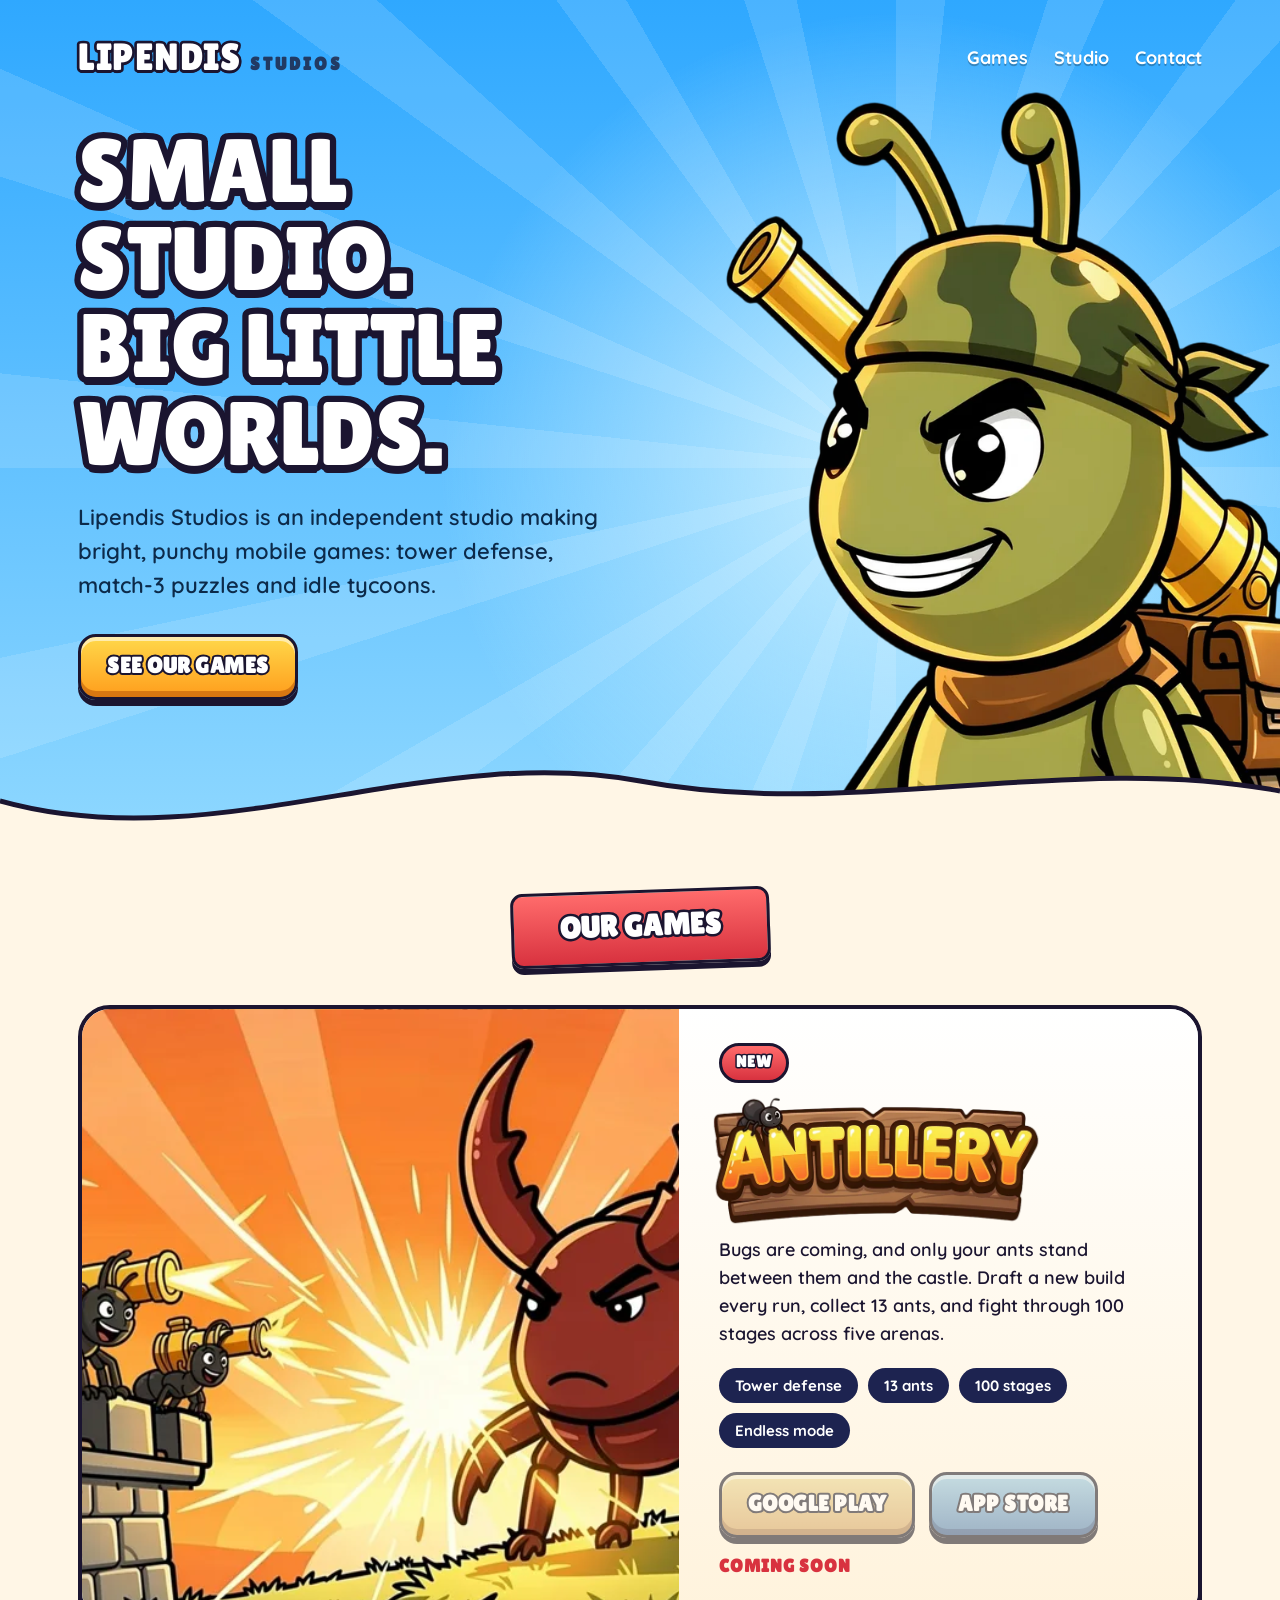
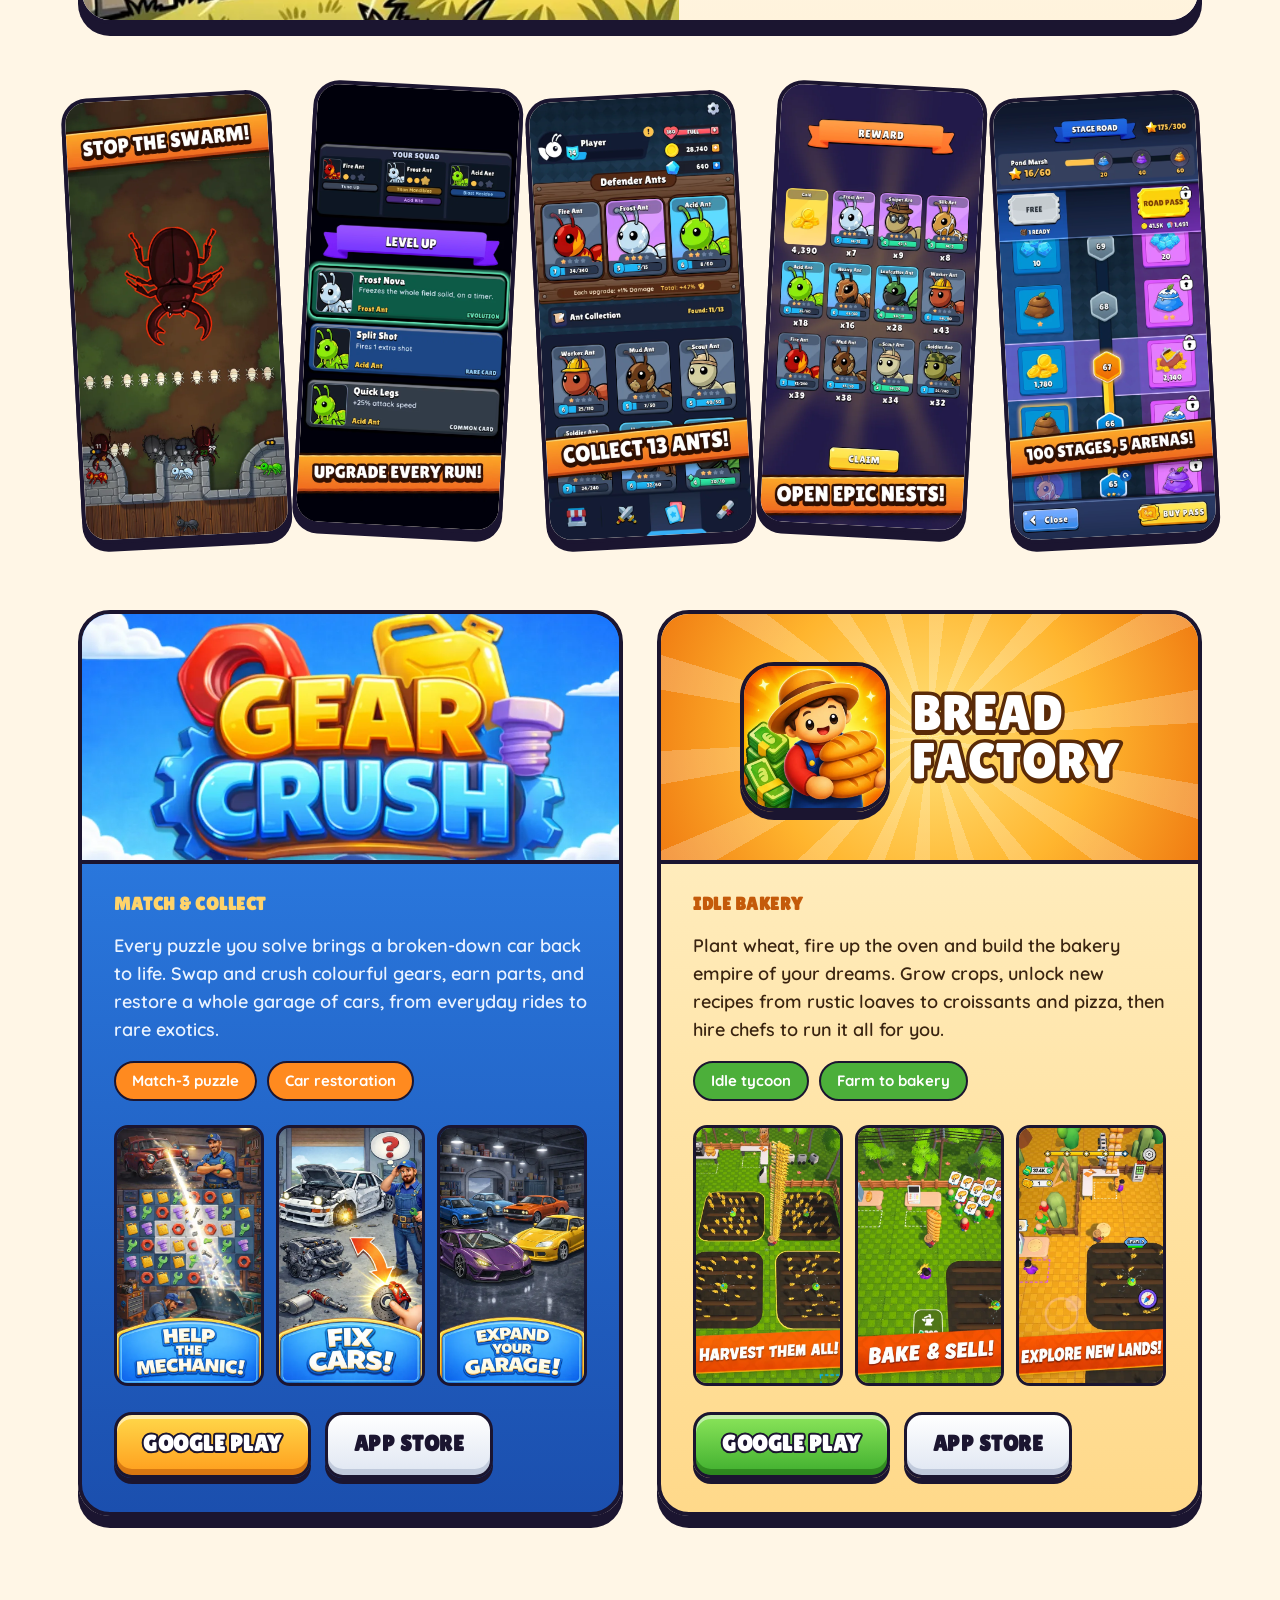
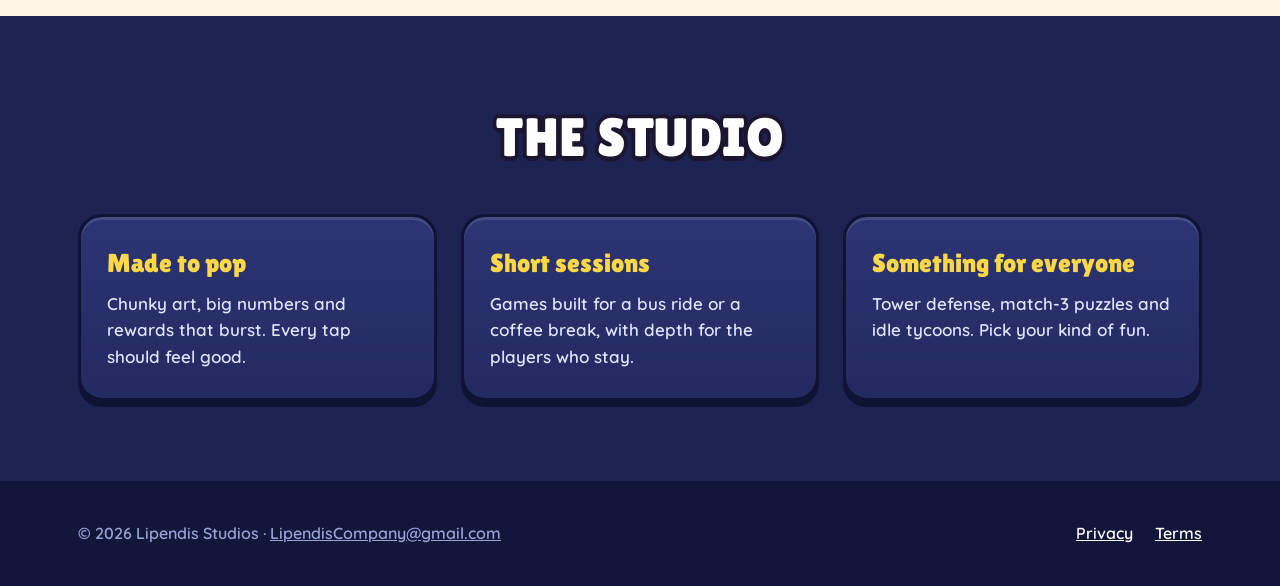
<file: index.html>
<!doctype html>
<html lang="en">
<head>
<meta charset="utf-8">
<meta name="viewport" content="width=device-width, initial-scale=1">
<title>Lipendis Studios</title>
<meta name="description" content="Lipendis Studios is an independent studio making bright, punchy mobile games: Antillery, Gear Crush and Bread Factory.">
<meta name="theme-color" content="#2fa8ff">
<meta property="og:type" content="website">
<meta property="og:title" content="Lipendis Studios">
<meta property="og:description" content="Small studio. Big little worlds. Bright, punchy mobile games for Android and iPhone.">
<meta property="og:image" content="https://lipendis.github.io/assets/img/og-image.jpg">
<meta property="og:url" content="https://lipendis.github.io/">
<style>
@font-face { font-family: Lilita; src: url(assets/fonts/lilita-one.woff2) format('woff2'); font-display: swap; }
@font-face { font-family: Quicksand; src: url(assets/fonts/quicksand.woff2) format('woff2'); font-weight: 300 700; font-display: swap; }

:root {
  --ink: #1b1530;
  --sky1: #2fa8ff;
  --sky2: #8fd8ff;
  --gold1: #ffd84a;
  --gold2: #ff9d1c;
  --navy: #1d2350;
  --cream: #fff6e6;
}
* { box-sizing: border-box; }
html { scroll-behavior: smooth; }
body { margin: 0; font: 600 18px/1.55 Quicksand, sans-serif; color: var(--ink); background: var(--cream); }
a { color: inherit; }
img { display: block; }
.wrap { max-width: 1180px; margin: 0 auto; padding: 0 28px; }

.display {
  font-family: Lilita, sans-serif; font-weight: 400; letter-spacing: 0.5px; color: #fff;
  -webkit-text-stroke: 0.14em var(--ink); paint-order: stroke fill;
  text-shadow: 0 0.09em 0 var(--ink);
}

/* Buttons */
.btn {
  display: inline-block; font-family: Lilita; font-size: 22px; letter-spacing: 0.5px; color: #fff; text-decoration: none;
  padding: 12px 26px 14px; border-radius: 18px; border: 3px solid var(--ink);
  background: linear-gradient(180deg, var(--gold1), var(--gold2));
  box-shadow: inset 0 4px 0 rgba(255,255,255,0.55), inset 0 -6px 0 rgba(170,70,0,0.45), 0 6px 0 var(--ink);
  -webkit-text-stroke: 4px var(--ink); paint-order: stroke fill;
  transition: transform 0.12s;
}
a.btn:hover { transform: translateY(-3px) scale(1.03); }
a.btn:active { transform: translateY(3px); box-shadow: inset 0 4px 0 rgba(255,255,255,0.55), inset 0 -4px 0 rgba(170,70,0,0.45), 0 2px 0 var(--ink); }
.btn.blue { background: linear-gradient(180deg, #6fd0ff, #2b86e8); box-shadow: inset 0 4px 0 rgba(255,255,255,0.5), inset 0 -6px 0 rgba(10,50,140,0.45), 0 6px 0 var(--ink); }
.btn.green { background: linear-gradient(180deg, #8be55a, #3fae2e); box-shadow: inset 0 4px 0 rgba(255,255,255,0.5), inset 0 -6px 0 rgba(20,90,10,0.45), 0 6px 0 var(--ink); }
.btn.white { background: linear-gradient(180deg, #ffffff, #dfe6f2); color: var(--ink); -webkit-text-stroke: 0; box-shadow: inset 0 -6px 0 rgba(40,60,110,0.18), 0 6px 0 var(--ink); }
.btn.soon { opacity: 0.55; filter: grayscale(0.5); cursor: default; }
.btns { display: flex; flex-wrap: wrap; gap: 14px; align-items: center; }

/* Hero */
.hero {
  position: relative; overflow: hidden; padding: 28px 0 150px;
  background:
    repeating-conic-gradient(from 0deg at 70% 55%, rgba(255,255,255,0.13) 0 6deg, transparent 6deg 18deg),
    radial-gradient(circle at 70% 55%, #c9efff 0, transparent 45%),
    linear-gradient(180deg, var(--sky1), var(--sky2));
}
nav { display: flex; align-items: center; justify-content: space-between; position: relative; z-index: 3; }
.brand { display: flex; align-items: baseline; gap: 10px; text-decoration: none; }
.brand .display { font-size: 38px; }
.brand small { font-family: Lilita; font-size: 18px; color: var(--ink); opacity: 0.75; letter-spacing: 3px; }
.navlinks { display: flex; gap: 26px; }
.navlinks a { text-decoration: none; font-weight: 700; color: #fff; text-shadow: 0 2px 0 rgba(0,0,0,0.25); }
.navlinks a:hover { text-decoration: underline; }

.hero-grid { display: grid; grid-template-columns: 1.1fr 0.9fr; align-items: center; gap: 20px; margin-top: 40px; position: relative; z-index: 2; }
.hero h1 { font-size: clamp(48px, 7vw, 96px); line-height: 0.98; margin: 0 0 22px; }
.hero p.lead { font-size: 22px; color: #0c2a4a; max-width: 520px; margin: 0 0 32px; }
.hero-art { height: 520px; }
.hero-ant { position: absolute; right: 0; bottom: 0; width: 560px; transform: scaleX(-1); z-index: 1; }
.wave { position: absolute; left: 0; right: 0; bottom: -1px; width: 100%; height: 120px; z-index: 2; }

/* Games */
.games { padding: 40px 0 100px; }
.ribbon { text-align: center; margin: 0 0 40px; }
.ribbon span {
  display: inline-block; font-family: Lilita; font-size: 30px; color: #fff; padding: 10px 46px 12px;
  background: linear-gradient(180deg, #ff6b6b, #d8323f); border: 3px solid var(--ink); border-radius: 12px;
  -webkit-text-stroke: 5px var(--ink); paint-order: stroke fill; box-shadow: 0 6px 0 var(--ink);
  transform: rotate(-2deg);
}

.card { border: 4px solid var(--ink); border-radius: 32px; box-shadow: 0 12px 0 var(--ink); overflow: hidden; }
.badge {
  display: inline-block; font-family: Lilita; font-size: 16px; letter-spacing: 1px; color: #fff; padding: 4px 14px 5px;
  border: 3px solid var(--ink); border-radius: 999px; -webkit-text-stroke: 3px var(--ink); paint-order: stroke fill;
}
.chips { display: flex; flex-wrap: wrap; gap: 10px; margin: 0 0 24px; padding: 0; list-style: none; }
.chips li { border-radius: 999px; padding: 6px 16px; font-size: 15px; font-weight: 700; }
.shots { display: flex; gap: 12px; margin: 0 0 26px; }
.shots img { width: calc((100% - 24px) / 3); border-radius: 14px; border: 3px solid var(--ink); }

/* Antillery: the featured, newest game */
.antillery { display: grid; grid-template-columns: 1.15fr 1fr; background: #fff; }
.antillery .art { background: url(assets/img/antillery-feature-raw.webp) center / cover; min-height: 460px; }
.antillery .body { padding: 34px 40px 40px; background: linear-gradient(180deg, #fff, #fff3dc); }
.antillery .badge { background: linear-gradient(180deg, #ff6b6b, #d8323f); }
.antillery .logo { width: 330px; max-width: 100%; margin: 12px 0 10px -8px; }
.antillery p { margin: 0 0 20px; }
.antillery .chips li { background: var(--navy); color: #fff; }
.antillery-shots { display: flex; gap: 22px; justify-content: center; margin: 60px 0 80px; }
.antillery-shots img { width: 210px; border-radius: 26px; border: 4px solid var(--ink); box-shadow: 0 8px 0 var(--ink); background: #000; }
.antillery-shots img:nth-child(odd) { transform: rotate(-3deg) translateY(10px); }
.antillery-shots img:nth-child(even) { transform: rotate(3deg); }

.pair { display: grid; grid-template-columns: 1fr 1fr; gap: 34px; }
.pair .card { display: flex; flex-direction: column; }
.pair .body { flex: 1; display: flex; flex-direction: column; }
.pair .btns { margin-top: auto; }

/* Gear Crush: a sunny garage in blue and orange */
.gear { background: linear-gradient(180deg, #2f86ee, #1b4fae); color: #eaf3ff; }
.gear .head { height: 250px; background: url(assets/img/gearcrush-header.webp) center bottom / cover; border-bottom: 4px solid var(--ink); }
.gear .body { padding: 26px 32px 34px; }
.gear .tag { font-family: Lilita; font-size: 18px; color: #ffd36b; letter-spacing: 0.5px; margin: 0 0 14px; }
.gear p { margin: 0 0 18px; }
.gear .chips li { background: #ff8a1f; color: #fff; border: 2px solid var(--ink); }

/* Bread Factory: a warm, golden bakery farm */
.bread { background: linear-gradient(180deg, #fff3cf, #ffd98a); }
.bread .head {
  height: 250px; display: flex; align-items: center; justify-content: center; gap: 22px; border-bottom: 4px solid var(--ink);
  background:
    repeating-conic-gradient(from 0deg at 50% 50%, rgba(255,255,255,0.22) 0 7deg, transparent 7deg 20deg),
    radial-gradient(circle at 50% 50%, #ffe27a 0, #ffb52e 55%, #f07c12 100%);
}
.bread .head img { width: 150px; border-radius: 34px; border: 4px solid var(--ink); box-shadow: 0 8px 0 var(--ink); }
.bread .head .display { font-size: 50px; line-height: 0.95; -webkit-text-stroke-color: #5a2a08; text-shadow: 0 0.09em 0 #5a2a08; }
.bread .body { padding: 26px 32px 34px; }
.bread .tag { font-family: Lilita; font-size: 18px; color: #c45a0a; letter-spacing: 0.5px; margin: 0 0 14px; }
.bread p { margin: 0 0 18px; color: #3a2410; }
.bread .chips li { background: #4caf3a; color: #fff; border: 2px solid var(--ink); }

/* Studio */
.about { background: var(--navy); color: #dfe4ff; padding: 80px 0; }
.about h2 { font-size: 54px; margin: 0 0 34px; text-align: center; }
.about-grid { display: grid; grid-template-columns: 1fr 1fr 1fr; gap: 24px; }
.tile { background: linear-gradient(180deg, #2c3474, #232a60); border: 3px solid #0e1233; border-radius: 24px; padding: 26px 26px 28px; box-shadow: inset 0 3px 0 rgba(255,255,255,0.12), 0 6px 0 #0e1233; }
.tile h3 { font-family: Lilita; font-weight: 400; font-size: 26px; color: var(--gold1); margin: 0 0 8px; }
.tile p { margin: 0; font-size: 17px; }

footer { background: #12163a; color: #9aa3d6; padding: 40px 0; font-size: 16px; }
footer .wrap { display: flex; flex-wrap: wrap; justify-content: space-between; gap: 16px; align-items: center; }
footer nav a { color: #fff; margin-left: 22px; }

@media (max-width: 980px) {
  .pair { grid-template-columns: 1fr; }
}
@media (max-width: 860px) {
  .navlinks { display: none; }
  .brand .display { font-size: 30px; }
  .hero { padding-bottom: 110px; }
  .hero-grid, .antillery, .about-grid { grid-template-columns: 1fr; }
  .hero-art { height: 330px; }
  .hero-ant { width: 330px; }
  .antillery .art { min-height: 220px; }
  .antillery .body { padding: 26px 22px 30px; }
  .antillery-shots { gap: 10px; margin: 40px 0 56px; }
  .antillery-shots img { width: 30%; border-radius: 16px; border-width: 3px; }
  .antillery-shots img:nth-child(n+4) { display: none; }
  .gear .head, .bread .head { height: 200px; }
  .bread .head img { width: 110px; border-radius: 26px; }
  .bread .head .display { font-size: 38px; }
  .gear .body, .bread .body { padding: 22px 20px 28px; }
  .btn { font-size: 19px; padding: 10px 20px 12px; }
  .about h2 { font-size: 40px; }
  footer nav a { margin: 0 18px 0 0; }
}
</style>
</head>
<body>
<header class="hero">
  <div class="wrap">
    <nav>
      <a class="brand" href="#"><span class="display">LIPENDIS</span><small>STUDIOS</small></a>
      <div class="navlinks"><a href="#games">Games</a><a href="#studio">Studio</a><a href="#contact">Contact</a></div>
    </nav>
    <div class="hero-grid">
      <div>
        <h1 class="display">SMALL STUDIO.<br>BIG LITTLE<br>WORLDS.</h1>
        <p class="lead">Lipendis Studios is an independent studio making bright, punchy mobile games: tower defense, match-3 puzzles and idle tycoons.</p>
        <a class="btn" href="#games">SEE OUR GAMES</a>
      </div>
      <div class="hero-art"></div>
    </div>
  </div>
  <img class="hero-ant" src="assets/img/antillery-soldier.webp" alt="The Soldier Ant from Antillery">
  <svg class="wave" viewBox="0 0 1440 120" preserveAspectRatio="none" aria-hidden="true"><path d="M0,70 C240,130 480,10 720,50 C960,90 1200,20 1440,60 L1440,120 L0,120 Z" fill="#fff6e6"/><path d="M0,70 C240,130 480,10 720,50 C960,90 1200,20 1440,60" fill="none" stroke="#1b1530" stroke-width="5"/></svg>
</header>

<main class="games" id="games">
  <div class="wrap">
    <div class="ribbon"><span>OUR GAMES</span></div>

    <article class="card antillery">
      <div class="art" role="img" aria-label="Antillery: ants defend the castle wall against a giant beetle"></div>
      <div class="body">
        <span class="badge">NEW</span>
        <img class="logo" src="assets/img/antillery-logo.webp" alt="Antillery">
        <p>Bugs are coming, and only your ants stand between them and the castle. Draft a new build every run, collect 13 ants, and fight through 100 stages across five arenas.</p>
        <ul class="chips"><li>Tower defense</li><li>13 ants</li><li>100 stages</li><li>Endless mode</li></ul>
        <div class="btns">
          <span class="btn soon" aria-disabled="true">GOOGLE PLAY</span>
          <span class="btn blue soon" aria-disabled="true">APP STORE</span>
        </div>
        <p style="margin:14px 0 0;font-family:Lilita;color:#d8323f;letter-spacing:1px">COMING SOON</p>
      </div>
    </article>
    <div class="antillery-shots">
      <img src="assets/img/antillery-shot1.webp" alt="Antillery: stop the swarm" loading="lazy">
      <img src="assets/img/antillery-shot2.webp" alt="Antillery: upgrade every run" loading="lazy">
      <img src="assets/img/antillery-shot3.webp" alt="Antillery: collect 13 ants" loading="lazy">
      <img src="assets/img/antillery-shot4.webp" alt="Antillery: open epic nests" loading="lazy">
      <img src="assets/img/antillery-shot5.webp" alt="Antillery: 100 stages, 5 arenas" loading="lazy">
    </div>

    <div class="pair">
      <article class="card gear">
        <div class="head" role="img" aria-label="Gear Crush logo"></div>
        <div class="body">
          <p class="tag">MATCH &amp; COLLECT</p>
          <p>Every puzzle you solve brings a broken-down car back to life. Swap and crush colourful gears, earn parts, and restore a whole garage of cars, from everyday rides to rare exotics.</p>
          <ul class="chips"><li>Match-3 puzzle</li><li>Car restoration</li></ul>
          <div class="shots">
            <img src="assets/img/gearcrush-shot1.webp" alt="Gear Crush: help the mechanic" loading="lazy">
            <img src="assets/img/gearcrush-shot2.webp" alt="Gear Crush: fix cars" loading="lazy">
            <img src="assets/img/gearcrush-shot3.webp" alt="Gear Crush: expand your garage" loading="lazy">
          </div>
          <div class="btns">
            <a class="btn" href="https://play.google.com/store/apps/details?id=com.nextdio.gearcrush">GOOGLE PLAY</a>
            <a class="btn white" href="https://apps.apple.com/app/id6758883865">APP STORE</a>
          </div>
        </div>
      </article>

      <article class="card bread">
        <div class="head">
          <img src="assets/img/breadfactory-icon.webp" alt="Bread Factory icon">
          <span class="display">BREAD<br>FACTORY</span>
        </div>
        <div class="body">
          <p class="tag">IDLE BAKERY</p>
          <p>Plant wheat, fire up the oven and build the bakery empire of your dreams. Grow crops, unlock new recipes from rustic loaves to croissants and pizza, then hire chefs to run it all for you.</p>
          <ul class="chips"><li>Idle tycoon</li><li>Farm to bakery</li></ul>
          <div class="shots">
            <img src="assets/img/breadfactory-shot1.webp" alt="Bread Factory: harvest them all" loading="lazy">
            <img src="assets/img/breadfactory-shot2.webp" alt="Bread Factory: bake and sell" loading="lazy">
            <img src="assets/img/breadfactory-shot3.webp" alt="Bread Factory: explore new lands" loading="lazy">
          </div>
          <div class="btns">
            <a class="btn green" href="https://play.google.com/store/apps/details?id=com.nextdio.breadfactory">GOOGLE PLAY</a>
            <a class="btn white" href="https://apps.apple.com/app/id6753078890">APP STORE</a>
          </div>
        </div>
      </article>
    </div>
  </div>
</main>

<section class="about" id="studio">
  <div class="wrap">
    <h2 class="display">THE STUDIO</h2>
    <div class="about-grid">
      <div class="tile"><h3>Made to pop</h3><p>Chunky art, big numbers and rewards that burst. Every tap should feel good.</p></div>
      <div class="tile"><h3>Short sessions</h3><p>Games built for a bus ride or a coffee break, with depth for the players who stay.</p></div>
      <div class="tile"><h3>Something for everyone</h3><p>Tower defense, match-3 puzzles and idle tycoons. Pick your kind of fun.</p></div>
    </div>
  </div>
</section>

<footer id="contact">
  <div class="wrap">
    <span>© 2026 Lipendis Studios · <a href="mailto:LipendisCompany@gmail.com">LipendisCompany@gmail.com</a></span>
    <nav><a href="privacy.html">Privacy</a><a href="terms.html">Terms</a></nav>
  </div>
</footer>
</body>
</html>
</file>
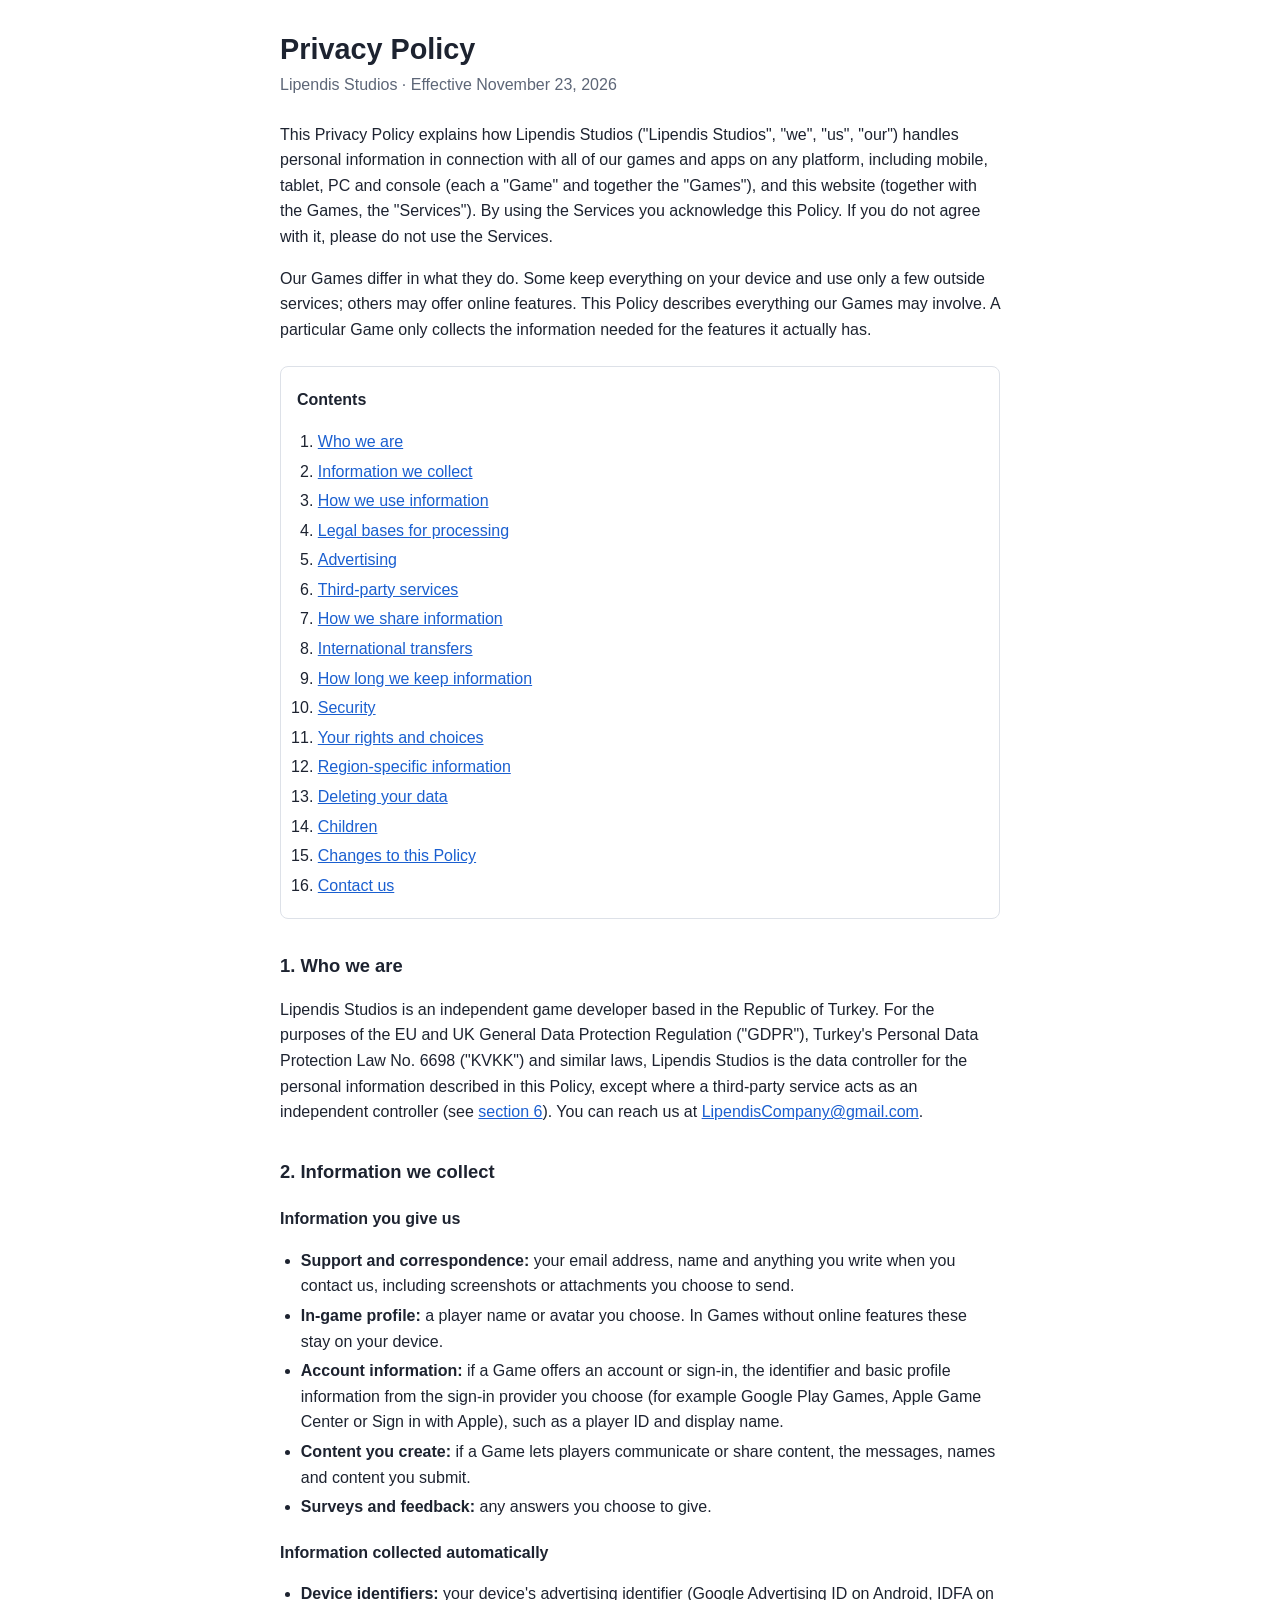
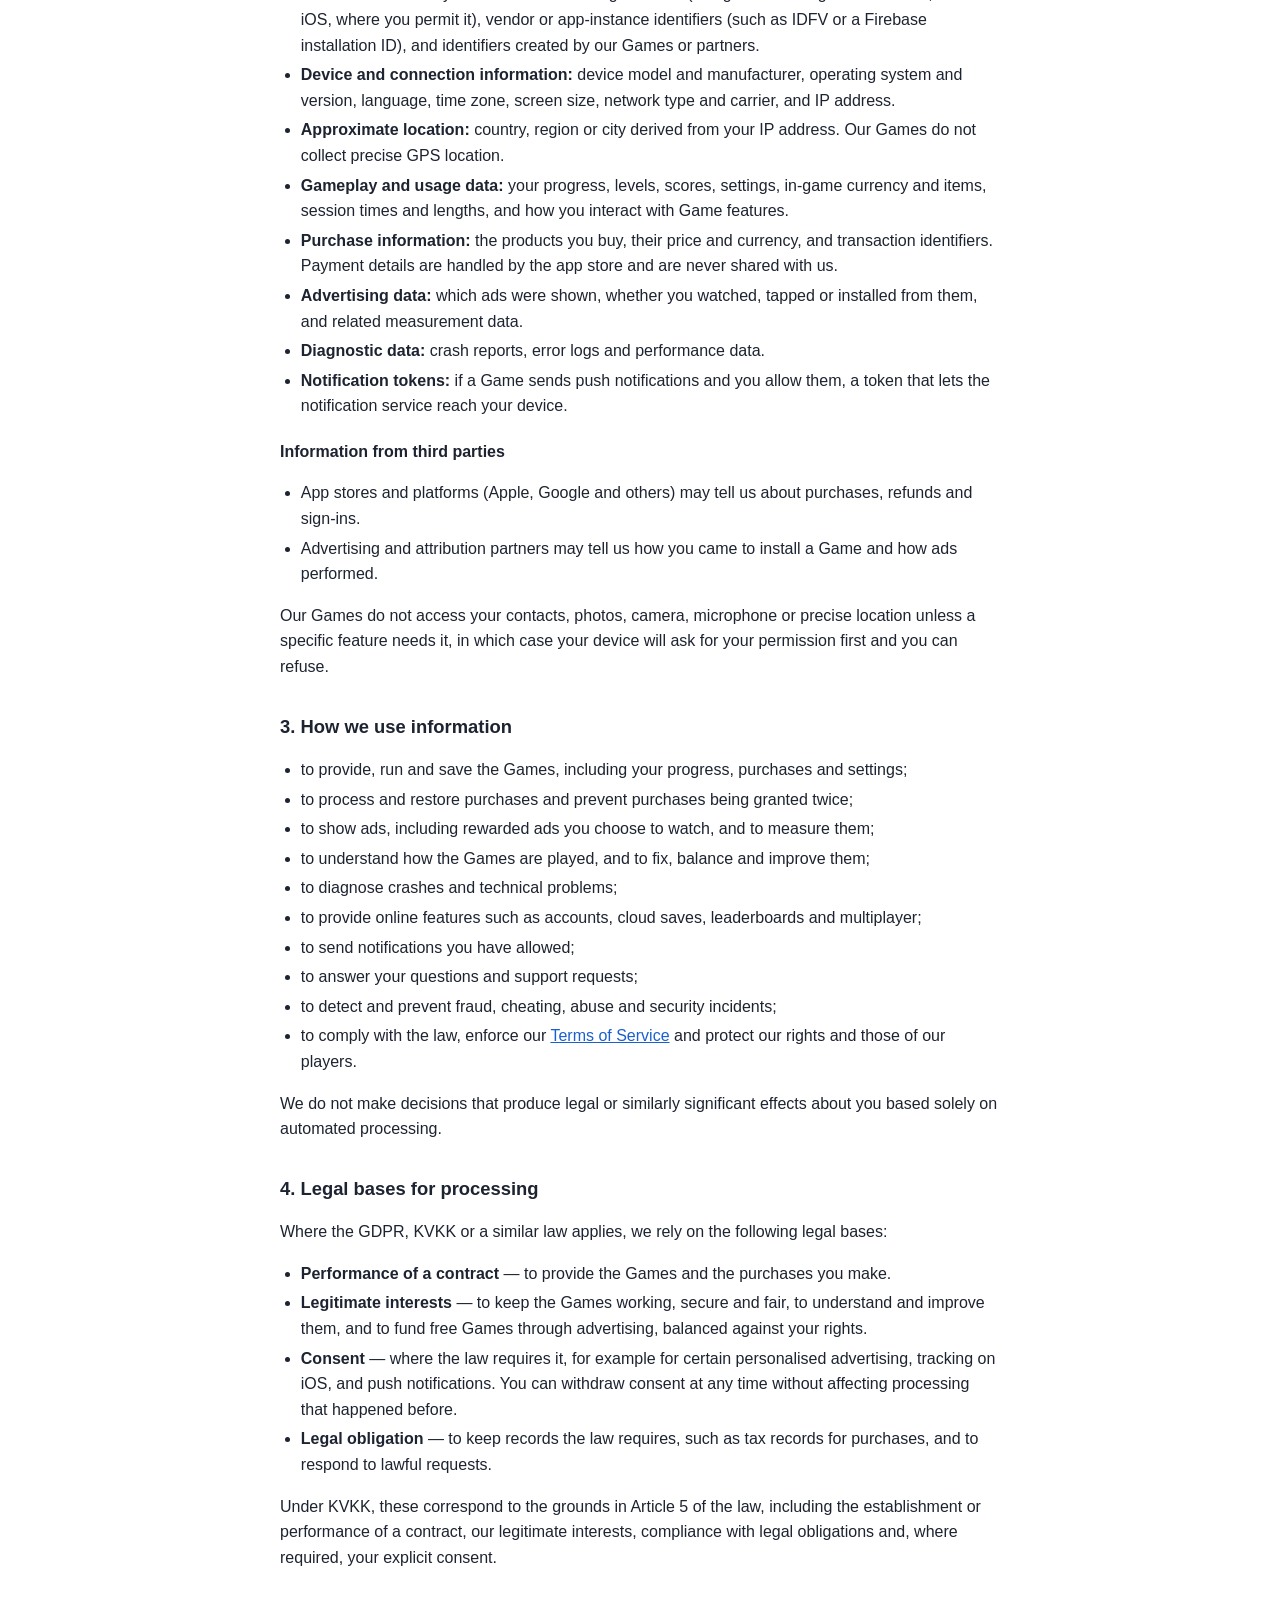
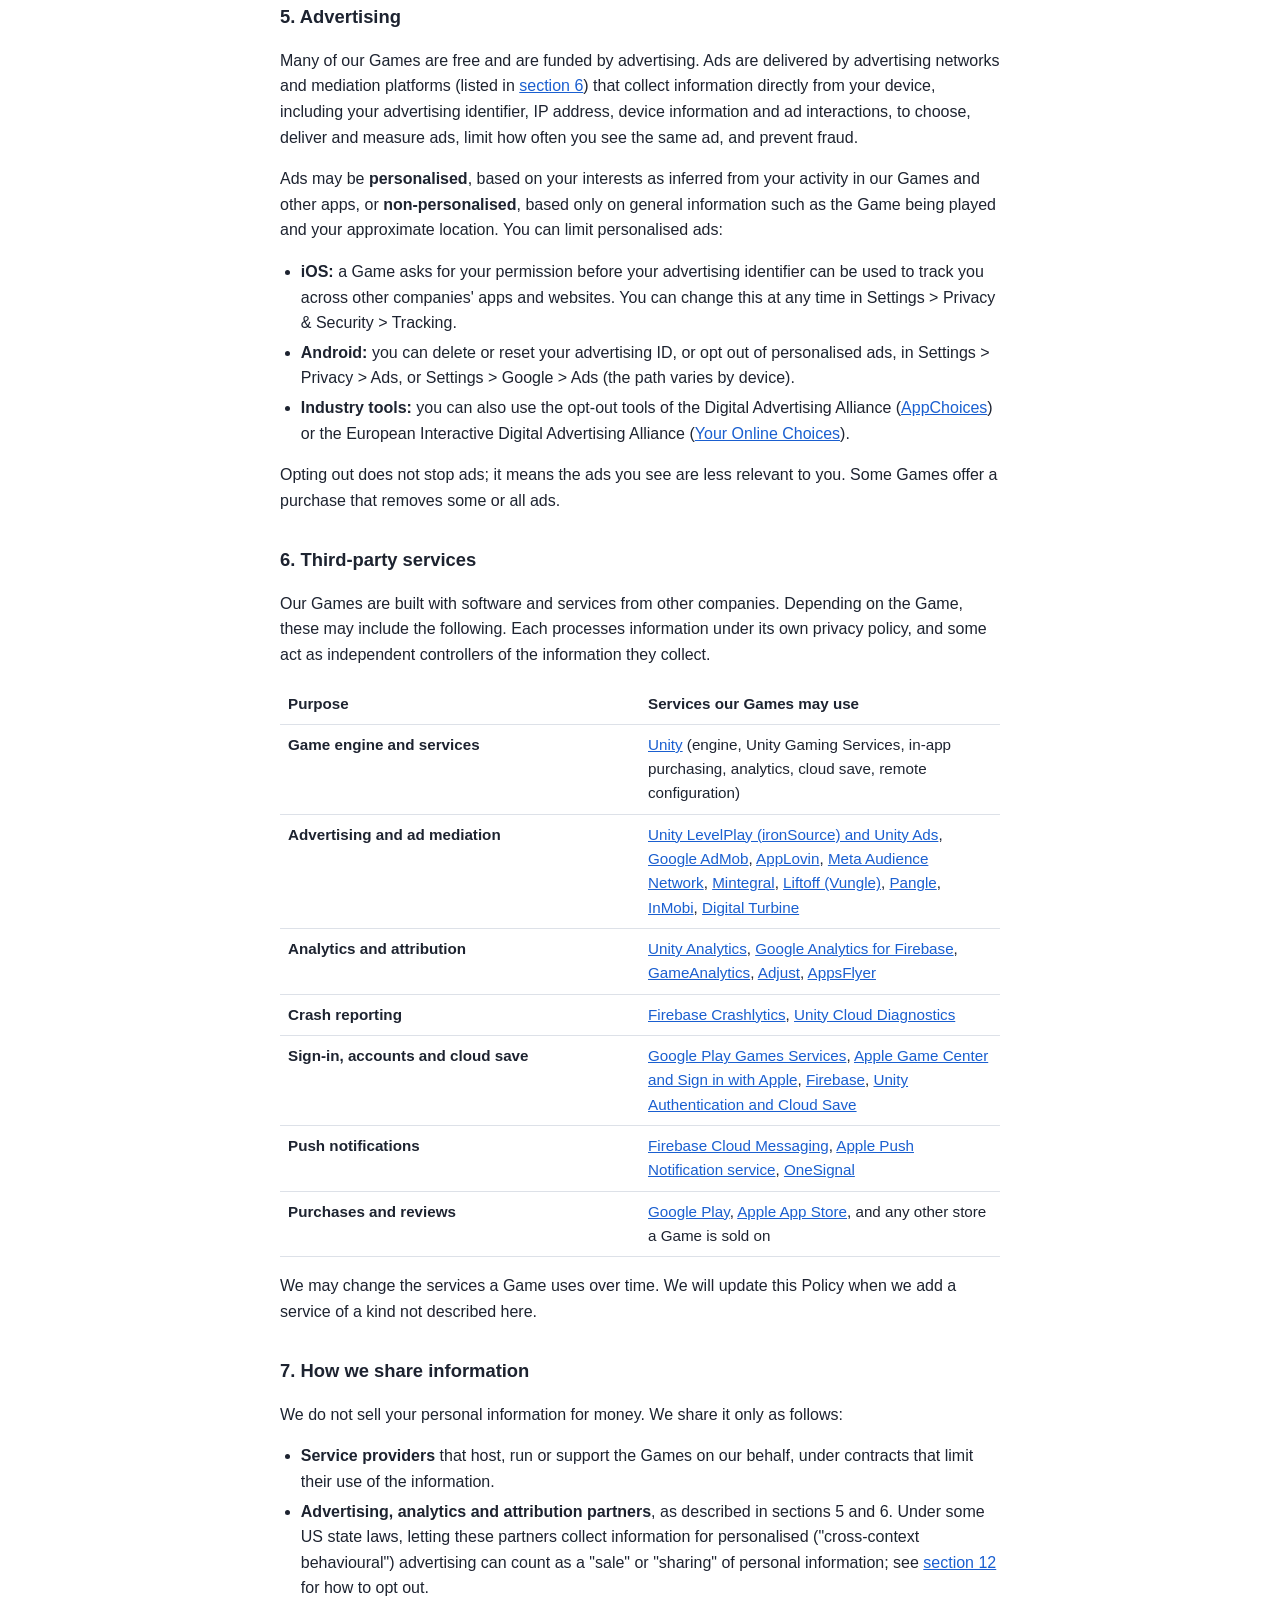
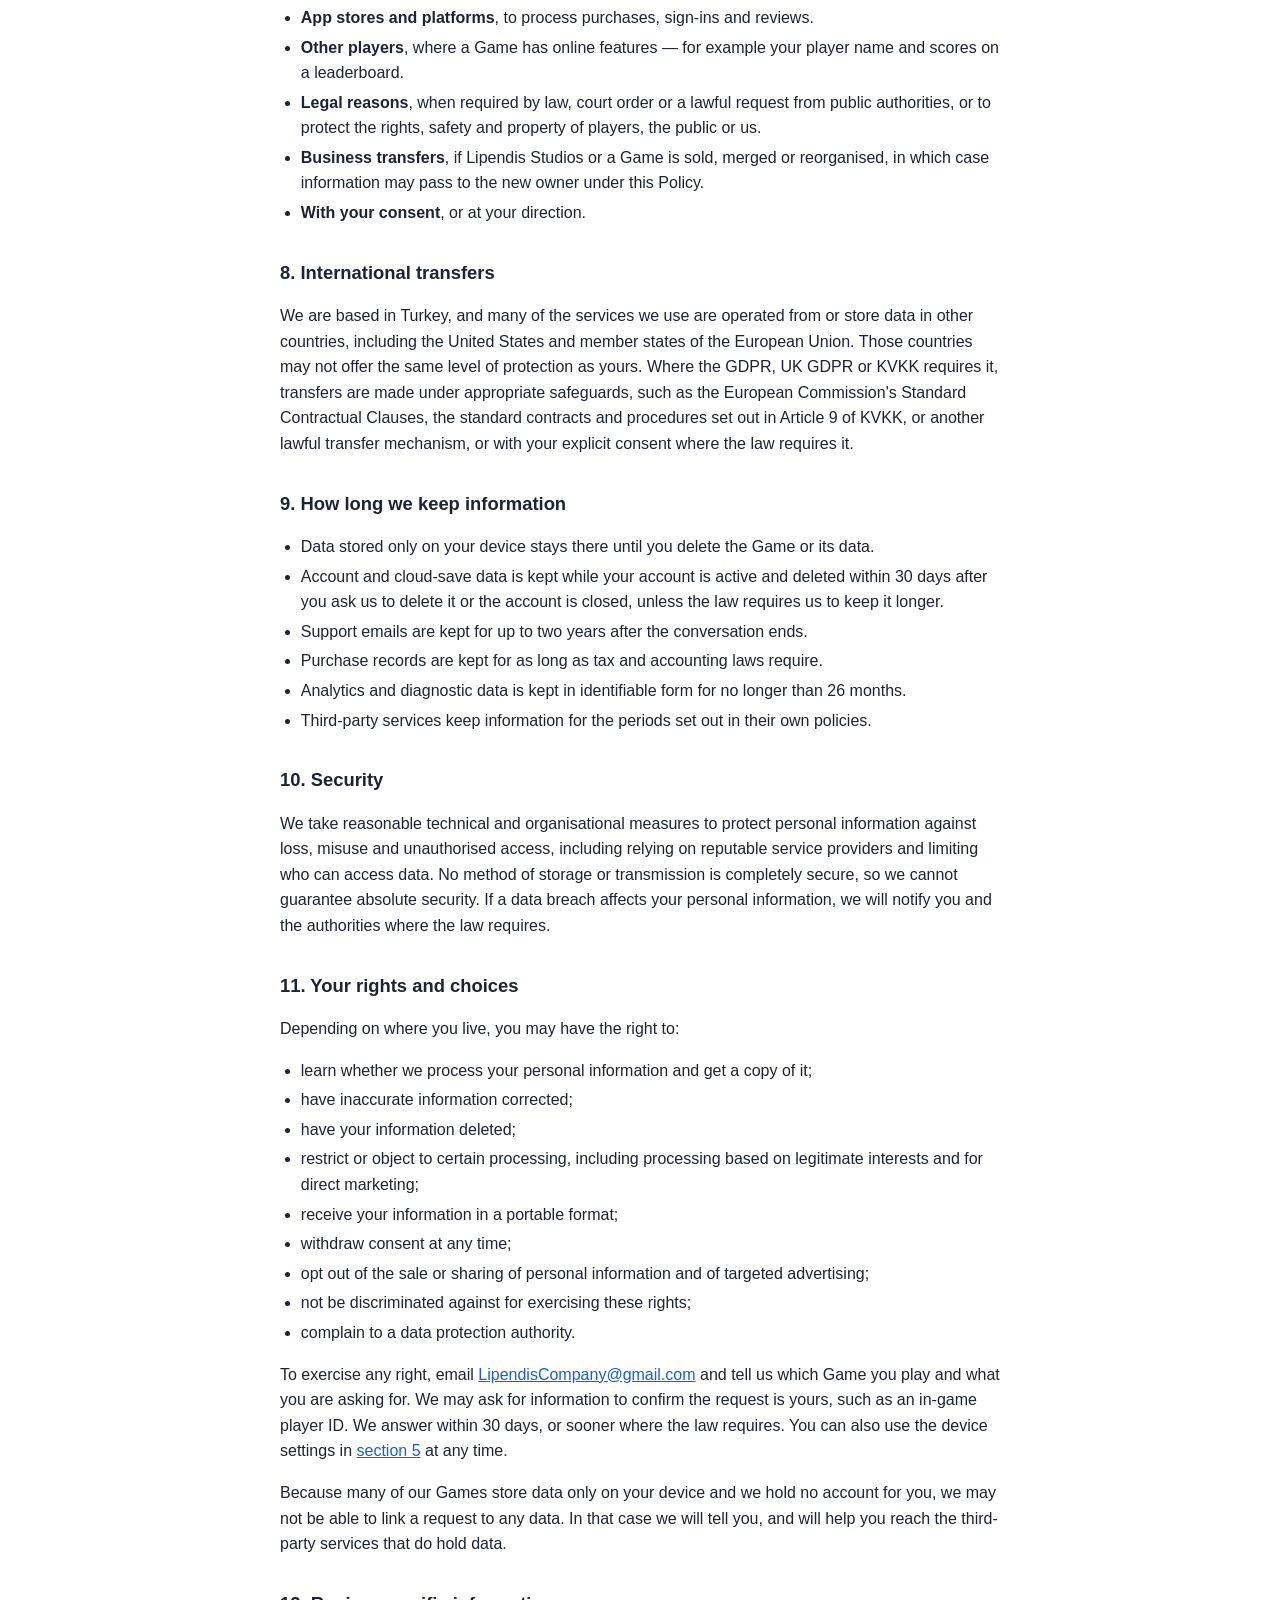
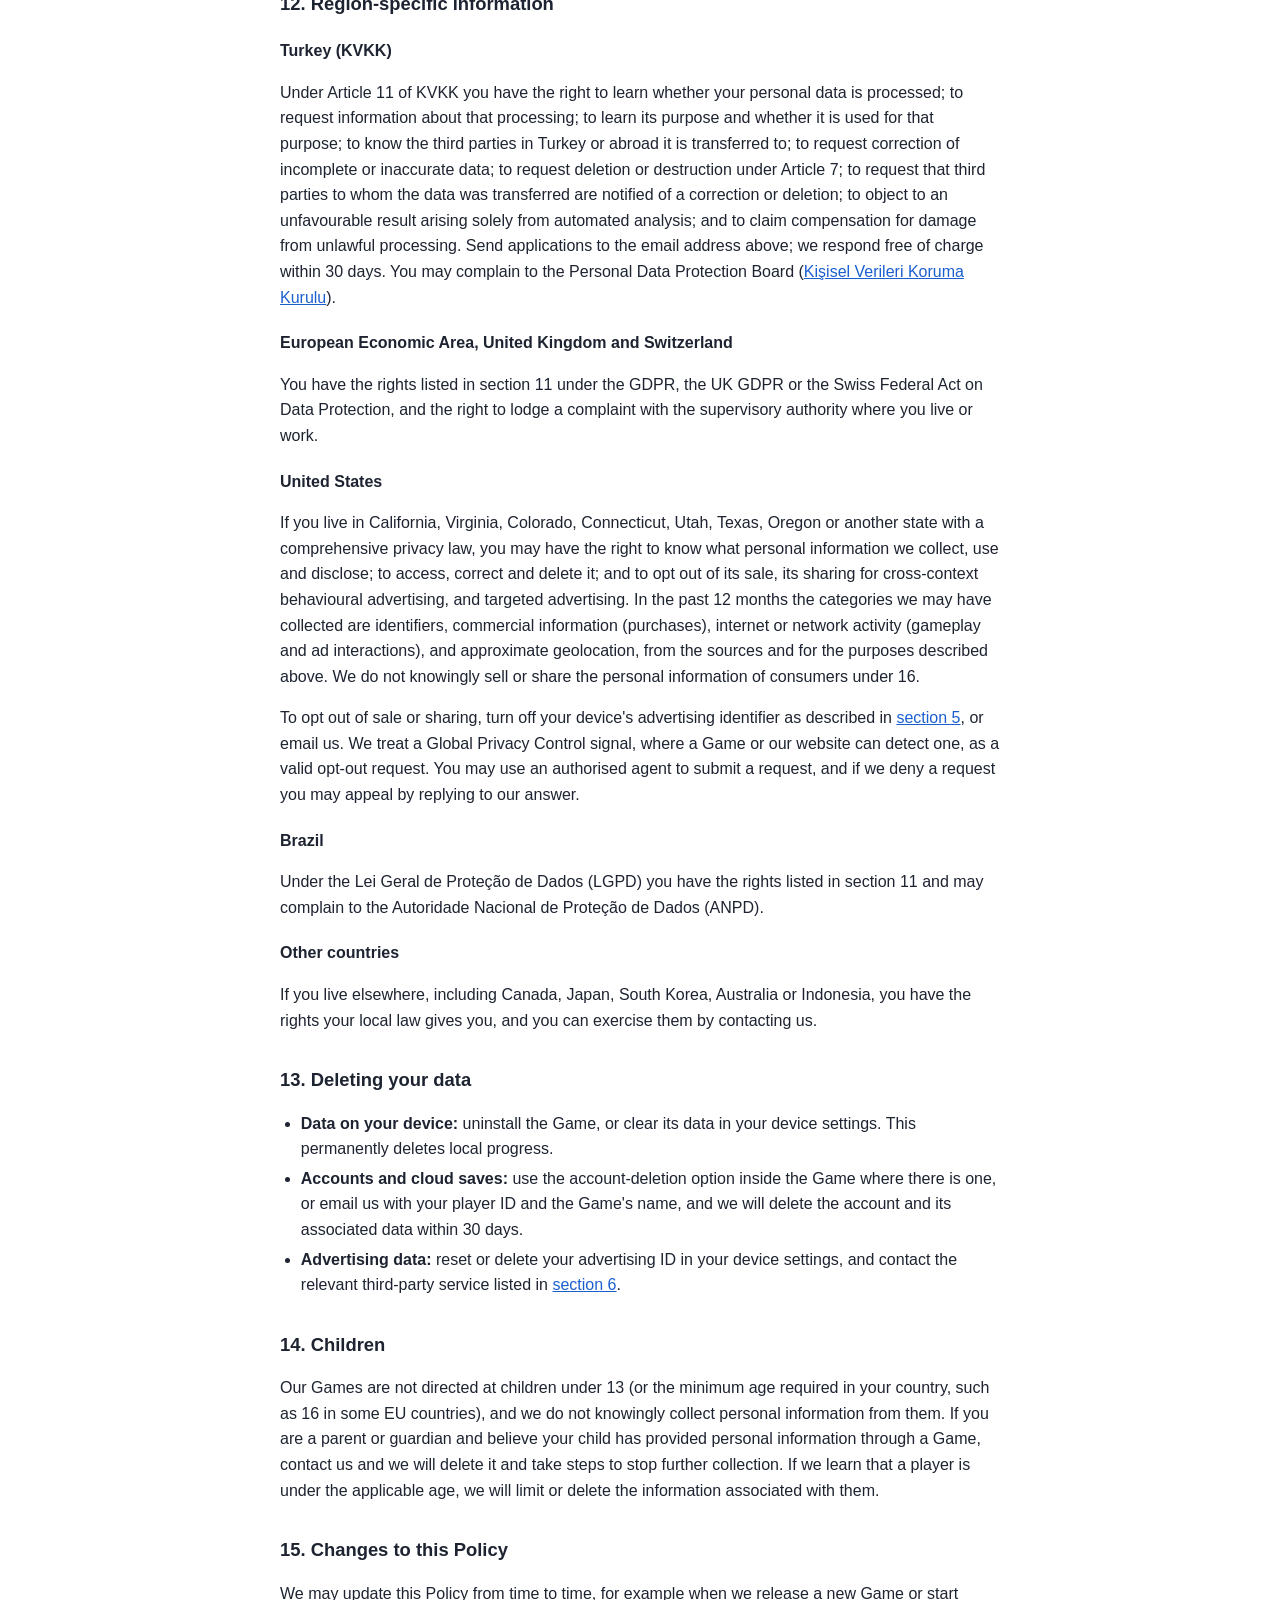
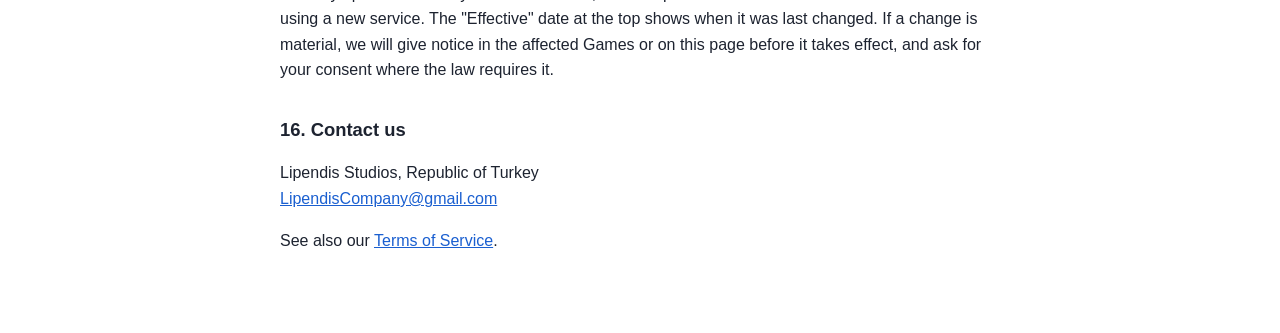
<file: privacy.html>
<!doctype html>
<html lang="en">
<head>
<meta charset="utf-8">
<meta name="viewport" content="width=device-width, initial-scale=1">
<title>Lipendis Studios Privacy Policy</title>
<link rel="stylesheet" href="style.css">
</head>
<body>
<main>
<h1>Privacy Policy</h1>
<p class="meta">Lipendis Studios · Effective November 23, 2026</p>

<p>This Privacy Policy explains how Lipendis Studios ("Lipendis Studios", "we", "us", "our") handles
personal information in connection with all of our games and apps on any platform, including mobile,
tablet, PC and console (each a "Game" and together the "Games"), and this website (together with the
Games, the "Services"). By using the Services you acknowledge this Policy. If you do not agree with
it, please do not use the Services.</p>

<p>Our Games differ in what they do. Some keep everything on your device and use only a few outside
services; others may offer online features. This Policy describes everything our Games may involve.
A particular Game only collects the information needed for the features it actually has.</p>

<nav class="toc">
<p><strong>Contents</strong></p>
<ol>
<li><a href="#who">Who we are</a></li>
<li><a href="#collect">Information we collect</a></li>
<li><a href="#use">How we use information</a></li>
<li><a href="#legal">Legal bases for processing</a></li>
<li><a href="#ads">Advertising</a></li>
<li><a href="#third">Third-party services</a></li>
<li><a href="#share">How we share information</a></li>
<li><a href="#transfer">International transfers</a></li>
<li><a href="#retention">How long we keep information</a></li>
<li><a href="#security">Security</a></li>
<li><a href="#rights">Your rights and choices</a></li>
<li><a href="#regional">Region-specific information</a></li>
<li><a href="#delete">Deleting your data</a></li>
<li><a href="#children">Children</a></li>
<li><a href="#changes">Changes to this Policy</a></li>
<li><a href="#contact">Contact us</a></li>
</ol>
</nav>

<h2 id="who">1. Who we are</h2>
<p>Lipendis Studios is an independent game developer based in the Republic of Turkey. For the
purposes of the EU and UK General Data Protection Regulation ("GDPR"), Turkey's Personal Data
Protection Law No. 6698 ("KVKK") and similar laws, Lipendis Studios is the data controller for the
personal information described in this Policy, except where a third-party service acts as an
independent controller (see <a href="#third">section 6</a>). You can reach us at
<a href="mailto:LipendisCompany@gmail.com">LipendisCompany@gmail.com</a>.</p>

<h2 id="collect">2. Information we collect</h2>

<h3>Information you give us</h3>
<ul>
<li><strong>Support and correspondence:</strong> your email address, name and anything you write when
you contact us, including screenshots or attachments you choose to send.</li>
<li><strong>In-game profile:</strong> a player name or avatar you choose. In Games without online
features these stay on your device.</li>
<li><strong>Account information:</strong> if a Game offers an account or sign-in, the identifier and
basic profile information from the sign-in provider you choose (for example Google Play Games, Apple
Game Center or Sign in with Apple), such as a player ID and display name.</li>
<li><strong>Content you create:</strong> if a Game lets players communicate or share content, the
messages, names and content you submit.</li>
<li><strong>Surveys and feedback:</strong> any answers you choose to give.</li>
</ul>

<h3>Information collected automatically</h3>
<ul>
<li><strong>Device identifiers:</strong> your device's advertising identifier (Google Advertising ID on
Android, IDFA on iOS, where you permit it), vendor or app-instance identifiers (such as IDFV or a
Firebase installation ID), and identifiers created by our Games or partners.</li>
<li><strong>Device and connection information:</strong> device model and manufacturer, operating system
and version, language, time zone, screen size, network type and carrier, and IP address.</li>
<li><strong>Approximate location:</strong> country, region or city derived from your IP address. Our
Games do not collect precise GPS location.</li>
<li><strong>Gameplay and usage data:</strong> your progress, levels, scores, settings, in-game currency
and items, session times and lengths, and how you interact with Game features.</li>
<li><strong>Purchase information:</strong> the products you buy, their price and currency, and
transaction identifiers. Payment details are handled by the app store and are never shared with us.</li>
<li><strong>Advertising data:</strong> which ads were shown, whether you watched, tapped or installed
from them, and related measurement data.</li>
<li><strong>Diagnostic data:</strong> crash reports, error logs and performance data.</li>
<li><strong>Notification tokens:</strong> if a Game sends push notifications and you allow them, a
token that lets the notification service reach your device.</li>
</ul>

<h3>Information from third parties</h3>
<ul>
<li>App stores and platforms (Apple, Google and others) may tell us about purchases, refunds and
sign-ins.</li>
<li>Advertising and attribution partners may tell us how you came to install a Game and how ads
performed.</li>
</ul>

<p>Our Games do not access your contacts, photos, camera, microphone or precise location unless a
specific feature needs it, in which case your device will ask for your permission first and you can
refuse.</p>

<h2 id="use">3. How we use information</h2>
<ul>
<li>to provide, run and save the Games, including your progress, purchases and settings;</li>
<li>to process and restore purchases and prevent purchases being granted twice;</li>
<li>to show ads, including rewarded ads you choose to watch, and to measure them;</li>
<li>to understand how the Games are played, and to fix, balance and improve them;</li>
<li>to diagnose crashes and technical problems;</li>
<li>to provide online features such as accounts, cloud saves, leaderboards and multiplayer;</li>
<li>to send notifications you have allowed;</li>
<li>to answer your questions and support requests;</li>
<li>to detect and prevent fraud, cheating, abuse and security incidents;</li>
<li>to comply with the law, enforce our <a href="terms.html">Terms of Service</a> and protect our rights
and those of our players.</li>
</ul>
<p>We do not make decisions that produce legal or similarly significant effects about you based solely
on automated processing.</p>

<h2 id="legal">4. Legal bases for processing</h2>
<p>Where the GDPR, KVKK or a similar law applies, we rely on the following legal bases:</p>
<ul>
<li><strong>Performance of a contract</strong> — to provide the Games and the purchases you make.</li>
<li><strong>Legitimate interests</strong> — to keep the Games working, secure and fair, to understand
and improve them, and to fund free Games through advertising, balanced against your rights.</li>
<li><strong>Consent</strong> — where the law requires it, for example for certain personalised
advertising, tracking on iOS, and push notifications. You can withdraw consent at any time without
affecting processing that happened before.</li>
<li><strong>Legal obligation</strong> — to keep records the law requires, such as tax records for
purchases, and to respond to lawful requests.</li>
</ul>
<p>Under KVKK, these correspond to the grounds in Article 5 of the law, including the establishment or
performance of a contract, our legitimate interests, compliance with legal obligations and, where
required, your explicit consent.</p>

<h2 id="ads">5. Advertising</h2>
<p>Many of our Games are free and are funded by advertising. Ads are delivered by advertising networks
and mediation platforms (listed in <a href="#third">section 6</a>) that collect information directly
from your device, including your advertising identifier, IP address, device information and ad
interactions, to choose, deliver and measure ads, limit how often you see the same ad, and prevent
fraud.</p>
<p>Ads may be <strong>personalised</strong>, based on your interests as inferred from your activity in
our Games and other apps, or <strong>non-personalised</strong>, based only on general information such
as the Game being played and your approximate location. You can limit personalised ads:</p>
<ul>
<li><strong>iOS:</strong> a Game asks for your permission before your advertising identifier can be
used to track you across other companies' apps and websites. You can change this at any time in
Settings &gt; Privacy &amp; Security &gt; Tracking.</li>
<li><strong>Android:</strong> you can delete or reset your advertising ID, or opt out of personalised
ads, in Settings &gt; Privacy &gt; Ads, or Settings &gt; Google &gt; Ads (the path varies by
device).</li>
<li><strong>Industry tools:</strong> you can also use the opt-out tools of the Digital Advertising
Alliance (<a href="https://youradchoices.com/appchoices">AppChoices</a>) or the European Interactive
Digital Advertising Alliance (<a href="https://www.youronlinechoices.eu/">Your Online Choices</a>).</li>
</ul>
<p>Opting out does not stop ads; it means the ads you see are less relevant to you. Some Games offer a
purchase that removes some or all ads.</p>

<h2 id="third">6. Third-party services</h2>
<p>Our Games are built with software and services from other companies. Depending on the Game, these
may include the following. Each processes information under its own privacy policy, and some act as
independent controllers of the information they collect.</p>
<table>
<thead><tr><th>Purpose</th><th>Services our Games may use</th></tr></thead>
<tbody>
<tr><td>Game engine and services</td><td><a href="https://unity.com/legal/game-player-and-app-user-privacy-policy">Unity</a> (engine, Unity Gaming Services, in-app purchasing, analytics, cloud save, remote configuration)</td></tr>
<tr><td>Advertising and ad mediation</td><td><a href="https://unity.com/legal/game-player-and-app-user-privacy-policy">Unity LevelPlay (ironSource) and Unity Ads</a>, <a href="https://policies.google.com/technologies/partner-sites">Google AdMob</a>, <a href="https://www.applovin.com/privacy/">AppLovin</a>, <a href="https://www.facebook.com/privacy/policy/">Meta Audience Network</a>, <a href="https://www.mintegral.com/en/privacy">Mintegral</a>, <a href="https://liftoff.ai/privacy-policy/">Liftoff (Vungle)</a>, <a href="https://www.pangleglobal.com/privacy">Pangle</a>, <a href="https://www.inmobi.com/privacy-policy">InMobi</a>, <a href="https://www.digitalturbine.com/privacy-policy">Digital Turbine</a></td></tr>
<tr><td>Analytics and attribution</td><td><a href="https://unity.com/legal/game-player-and-app-user-privacy-policy">Unity Analytics</a>, <a href="https://firebase.google.com/support/privacy">Google Analytics for Firebase</a>, <a href="https://www.gameanalytics.com/trust/privacy-notice">GameAnalytics</a>, <a href="https://www.adjust.com/terms/privacy-policy/">Adjust</a>, <a href="https://www.appsflyer.com/legal/privacy-policy/">AppsFlyer</a></td></tr>
<tr><td>Crash reporting</td><td><a href="https://firebase.google.com/support/privacy">Firebase Crashlytics</a>, <a href="https://unity.com/legal/game-player-and-app-user-privacy-policy">Unity Cloud Diagnostics</a></td></tr>
<tr><td>Sign-in, accounts and cloud save</td><td><a href="https://policies.google.com/privacy">Google Play Games Services</a>, <a href="https://www.apple.com/legal/privacy/">Apple Game Center and Sign in with Apple</a>, <a href="https://firebase.google.com/support/privacy">Firebase</a>, <a href="https://unity.com/legal/game-player-and-app-user-privacy-policy">Unity Authentication and Cloud Save</a></td></tr>
<tr><td>Push notifications</td><td><a href="https://firebase.google.com/support/privacy">Firebase Cloud Messaging</a>, <a href="https://www.apple.com/legal/privacy/">Apple Push Notification service</a>, <a href="https://onesignal.com/privacy_policy">OneSignal</a></td></tr>
<tr><td>Purchases and reviews</td><td><a href="https://policies.google.com/privacy">Google Play</a>, <a href="https://www.apple.com/legal/privacy/">Apple App Store</a>, and any other store a Game is sold on</td></tr>
</tbody>
</table>
<p>We may change the services a Game uses over time. We will update this Policy when we add a service
of a kind not described here.</p>

<h2 id="share">7. How we share information</h2>
<p>We do not sell your personal information for money. We share it only as follows:</p>
<ul>
<li><strong>Service providers</strong> that host, run or support the Games on our behalf, under
contracts that limit their use of the information.</li>
<li><strong>Advertising, analytics and attribution partners</strong>, as described in sections 5 and 6.
Under some US state laws, letting these partners collect information for personalised ("cross-context
behavioural") advertising can count as a "sale" or "sharing" of personal information; see
<a href="#regional">section 12</a> for how to opt out.</li>
<li><strong>App stores and platforms</strong>, to process purchases, sign-ins and reviews.</li>
<li><strong>Other players</strong>, where a Game has online features — for example your player name and
scores on a leaderboard.</li>
<li><strong>Legal reasons</strong>, when required by law, court order or a lawful request from public
authorities, or to protect the rights, safety and property of players, the public or us.</li>
<li><strong>Business transfers</strong>, if Lipendis Studios or a Game is sold, merged or reorganised, in
which case information may pass to the new owner under this Policy.</li>
<li><strong>With your consent</strong>, or at your direction.</li>
</ul>

<h2 id="transfer">8. International transfers</h2>
<p>We are based in Turkey, and many of the services we use are operated from or store data in other
countries, including the United States and member states of the European Union. Those countries may
not offer the same level of protection as yours. Where the GDPR, UK GDPR or KVKK requires it, transfers
are made under appropriate safeguards, such as the European Commission's Standard Contractual Clauses,
the standard contracts and procedures set out in Article 9 of KVKK, or another lawful transfer
mechanism, or with your explicit consent where the law requires it.</p>

<h2 id="retention">9. How long we keep information</h2>
<ul>
<li>Data stored only on your device stays there until you delete the Game or its data.</li>
<li>Account and cloud-save data is kept while your account is active and deleted within 30 days after
you ask us to delete it or the account is closed, unless the law requires us to keep it longer.</li>
<li>Support emails are kept for up to two years after the conversation ends.</li>
<li>Purchase records are kept for as long as tax and accounting laws require.</li>
<li>Analytics and diagnostic data is kept in identifiable form for no longer than 26 months.</li>
<li>Third-party services keep information for the periods set out in their own policies.</li>
</ul>

<h2 id="security">10. Security</h2>
<p>We take reasonable technical and organisational measures to protect personal information against
loss, misuse and unauthorised access, including relying on reputable service providers and limiting
who can access data. No method of storage or transmission is completely secure, so we cannot guarantee
absolute security. If a data breach affects your personal information, we will notify you and the
authorities where the law requires.</p>

<h2 id="rights">11. Your rights and choices</h2>
<p>Depending on where you live, you may have the right to:</p>
<ul>
<li>learn whether we process your personal information and get a copy of it;</li>
<li>have inaccurate information corrected;</li>
<li>have your information deleted;</li>
<li>restrict or object to certain processing, including processing based on legitimate interests and
for direct marketing;</li>
<li>receive your information in a portable format;</li>
<li>withdraw consent at any time;</li>
<li>opt out of the sale or sharing of personal information and of targeted advertising;</li>
<li>not be discriminated against for exercising these rights;</li>
<li>complain to a data protection authority.</li>
</ul>
<p>To exercise any right, email <a href="mailto:LipendisCompany@gmail.com">LipendisCompany@gmail.com</a>
and tell us which Game you play and what you are asking for. We may ask for information to confirm the
request is yours, such as an in-game player ID. We answer within 30 days, or sooner where the law
requires. You can also use the device settings in <a href="#ads">section 5</a> at any time.</p>
<p>Because many of our Games store data only on your device and we hold no account for you, we may not
be able to link a request to any data. In that case we will tell you, and will help you reach the
third-party services that do hold data.</p>

<h2 id="regional">12. Region-specific information</h2>

<h3>Turkey (KVKK)</h3>
<p>Under Article 11 of KVKK you have the right to learn whether your personal data is processed; to
request information about that processing; to learn its purpose and whether it is used for that
purpose; to know the third parties in Turkey or abroad it is transferred to; to request correction of
incomplete or inaccurate data; to request deletion or destruction under Article 7; to request that
third parties to whom the data was transferred are notified of a correction or deletion; to object to
an unfavourable result arising solely from automated analysis; and to claim compensation for damage
from unlawful processing. Send applications to the email address above; we respond free of charge
within 30 days. You may complain to the Personal Data Protection Board
(<a href="https://www.kvkk.gov.tr/">Kişisel Verileri Koruma Kurulu</a>).</p>

<h3>European Economic Area, United Kingdom and Switzerland</h3>
<p>You have the rights listed in section 11 under the GDPR, the UK GDPR or the Swiss Federal Act on Data
Protection, and the right to lodge a complaint with the supervisory authority where you live or work.</p>

<h3>United States</h3>
<p>If you live in California, Virginia, Colorado, Connecticut, Utah, Texas, Oregon or another state with
a comprehensive privacy law, you may have the right to know what personal information we collect, use
and disclose; to access, correct and delete it; and to opt out of its sale, its sharing for
cross-context behavioural advertising, and targeted advertising. In the past 12 months the categories
we may have collected are identifiers, commercial information (purchases), internet or network activity
(gameplay and ad interactions), and approximate geolocation, from the sources and for the purposes
described above. We do not knowingly sell or share the personal information of consumers under 16.</p>
<p>To opt out of sale or sharing, turn off your device's advertising identifier as described in
<a href="#ads">section 5</a>, or email us. We treat a Global Privacy Control signal, where a Game or our
website can detect one, as a valid opt-out request. You may use an authorised agent to submit a
request, and if we deny a request you may appeal by replying to our answer.</p>

<h3>Brazil</h3>
<p>Under the Lei Geral de Proteção de Dados (LGPD) you have the rights listed in section 11 and may
complain to the Autoridade Nacional de Proteção de Dados (ANPD).</p>

<h3>Other countries</h3>
<p>If you live elsewhere, including Canada, Japan, South Korea, Australia or Indonesia, you have the
rights your local law gives you, and you can exercise them by contacting us.</p>

<h2 id="delete">13. Deleting your data</h2>
<ul>
<li><strong>Data on your device:</strong> uninstall the Game, or clear its data in your device settings.
This permanently deletes local progress.</li>
<li><strong>Accounts and cloud saves:</strong> use the account-deletion option inside the Game where
there is one, or email us with your player ID and the Game's name, and we will delete the account and
its associated data within 30 days.</li>
<li><strong>Advertising data:</strong> reset or delete your advertising ID in your device settings, and
contact the relevant third-party service listed in <a href="#third">section 6</a>.</li>
</ul>

<h2 id="children">14. Children</h2>
<p>Our Games are not directed at children under 13 (or the minimum age required in your country,
such as 16 in some EU countries), and we do not knowingly collect personal information from them. If
you are a parent or guardian and believe your child has provided personal information through a Game,
contact us and we will delete it and take steps to stop further collection. If we learn that a player
is under the applicable age, we will limit or delete the information associated with them.</p>

<h2 id="changes">15. Changes to this Policy</h2>
<p>We may update this Policy from time to time, for example when we release a new Game or start using
a new service. The "Effective" date at the top shows when it was last changed. If a change is material,
we will give notice in the affected Games or on this page before it takes effect, and ask for your
consent where the law requires it.</p>

<h2 id="contact">16. Contact us</h2>
<p>Lipendis Studios, Republic of Turkey<br>
<a href="mailto:LipendisCompany@gmail.com">LipendisCompany@gmail.com</a></p>
<p>See also our <a href="terms.html">Terms of Service</a>.</p>
</main>
</body>
</html>
</file>
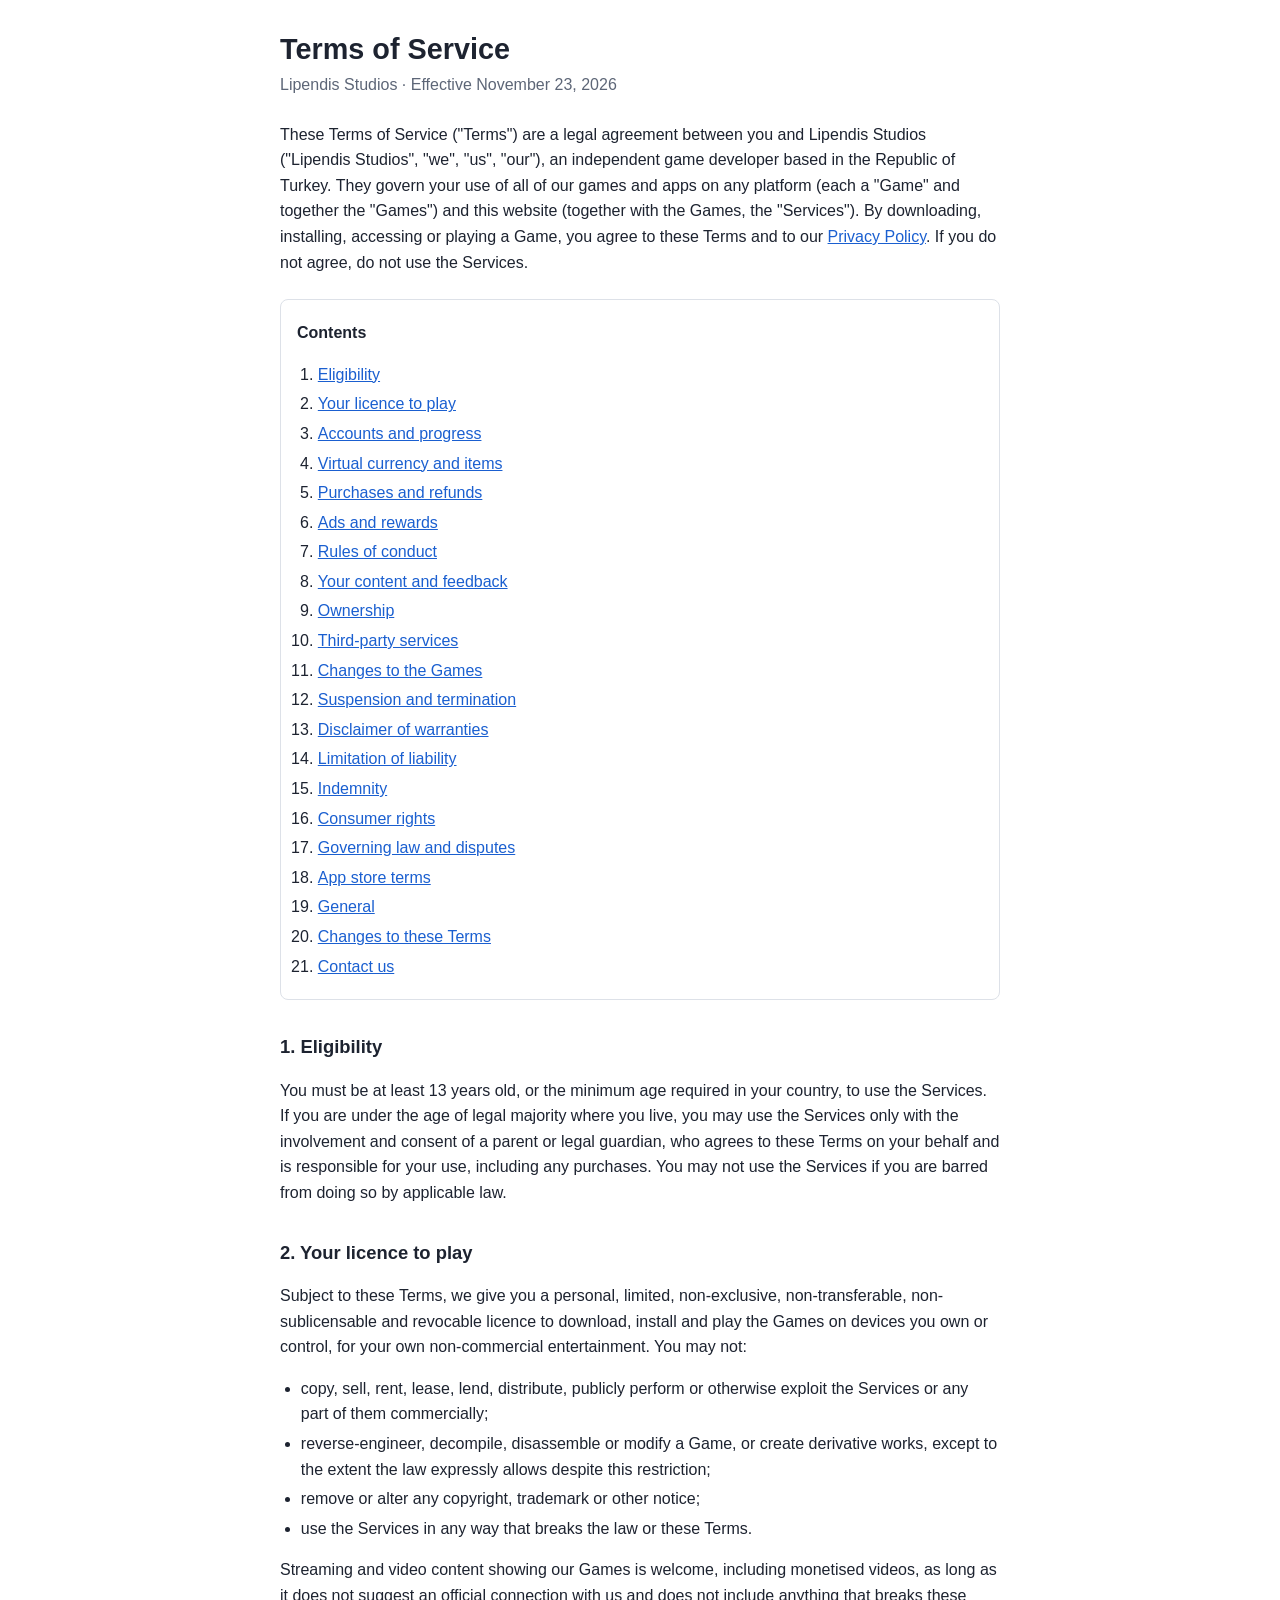
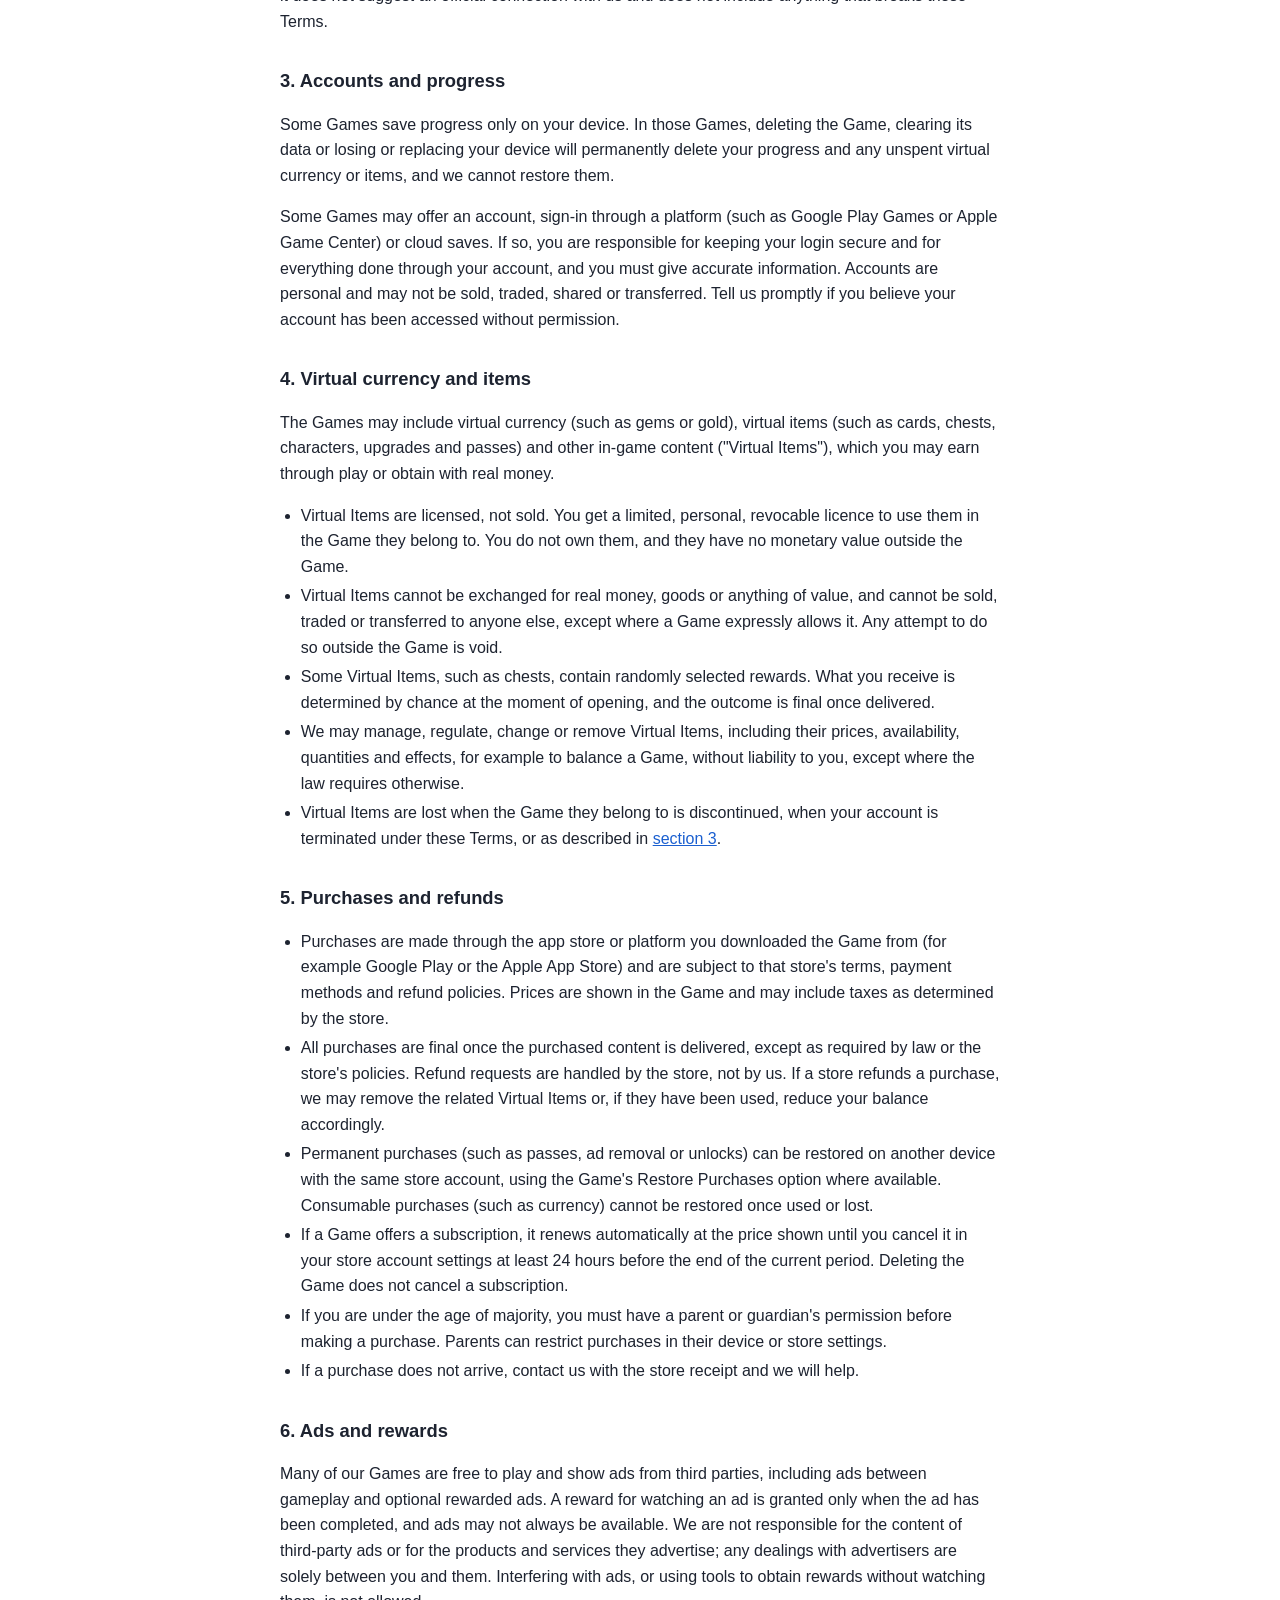
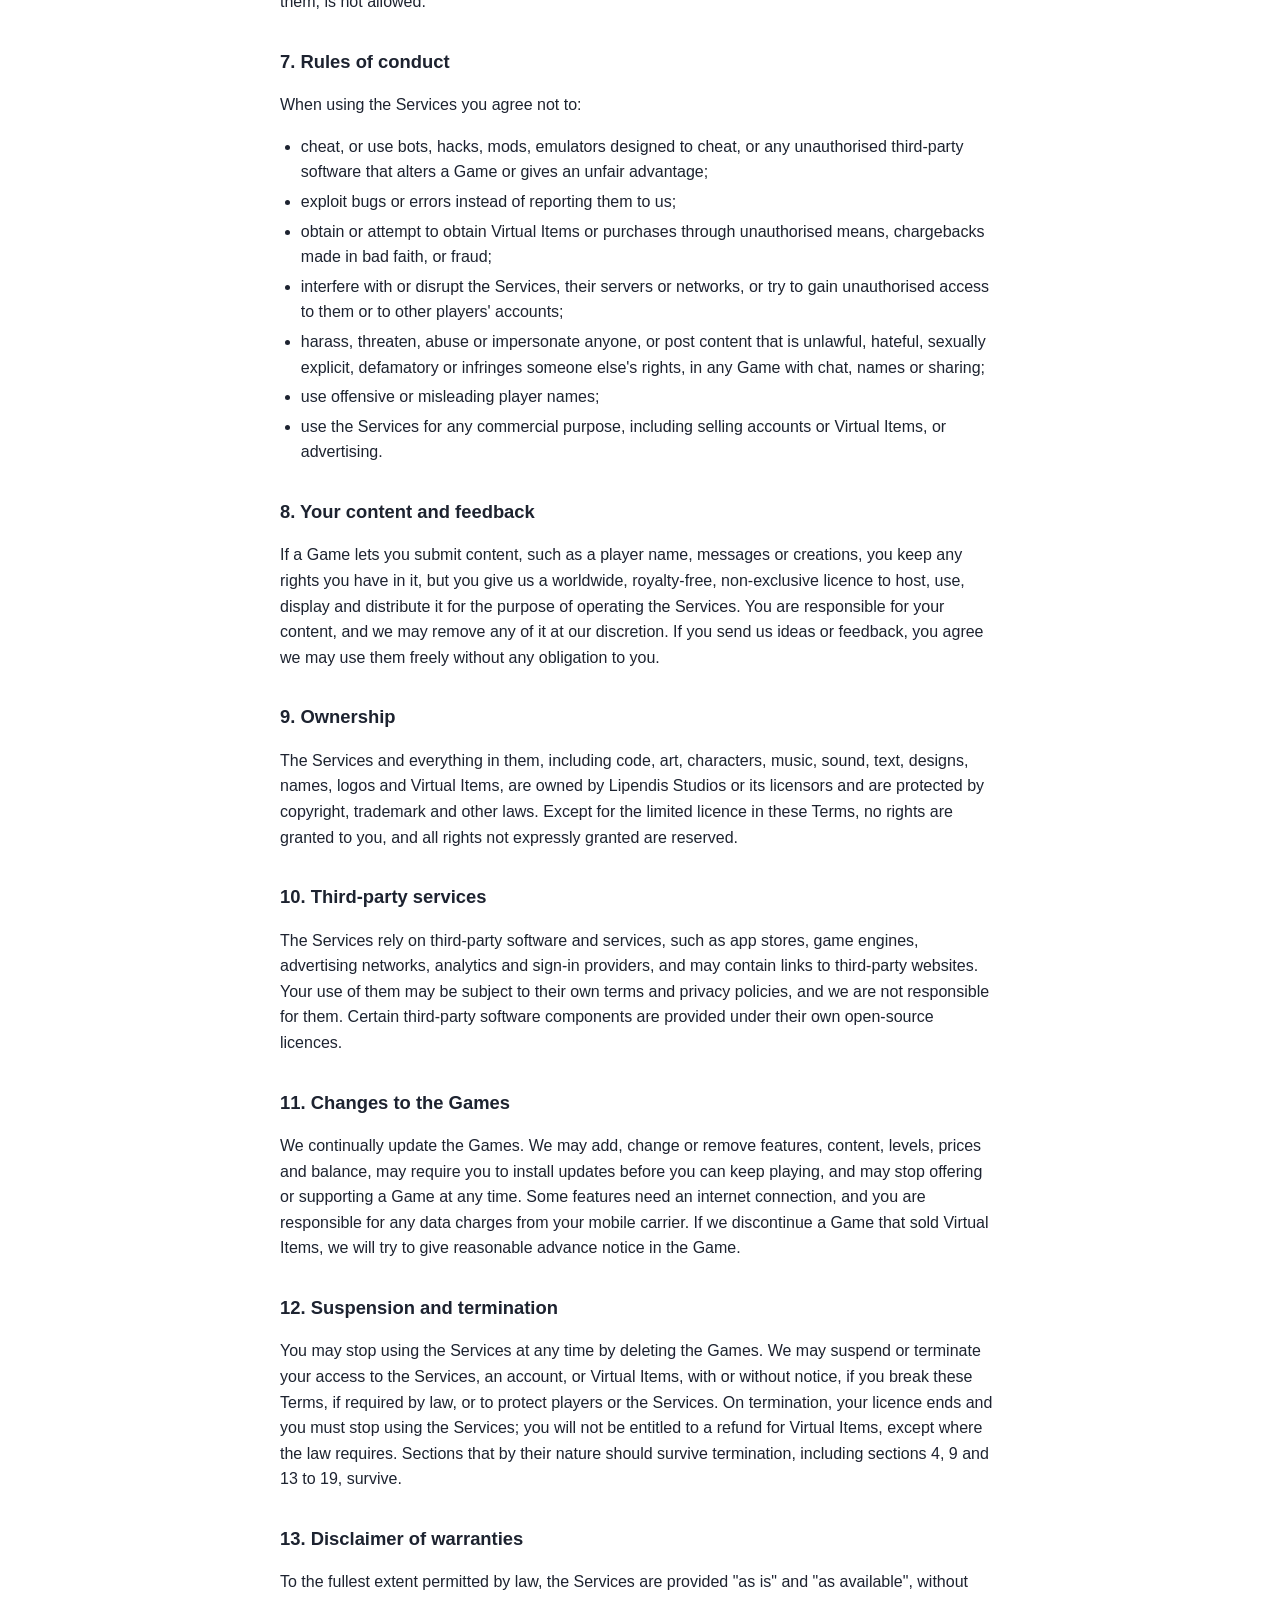
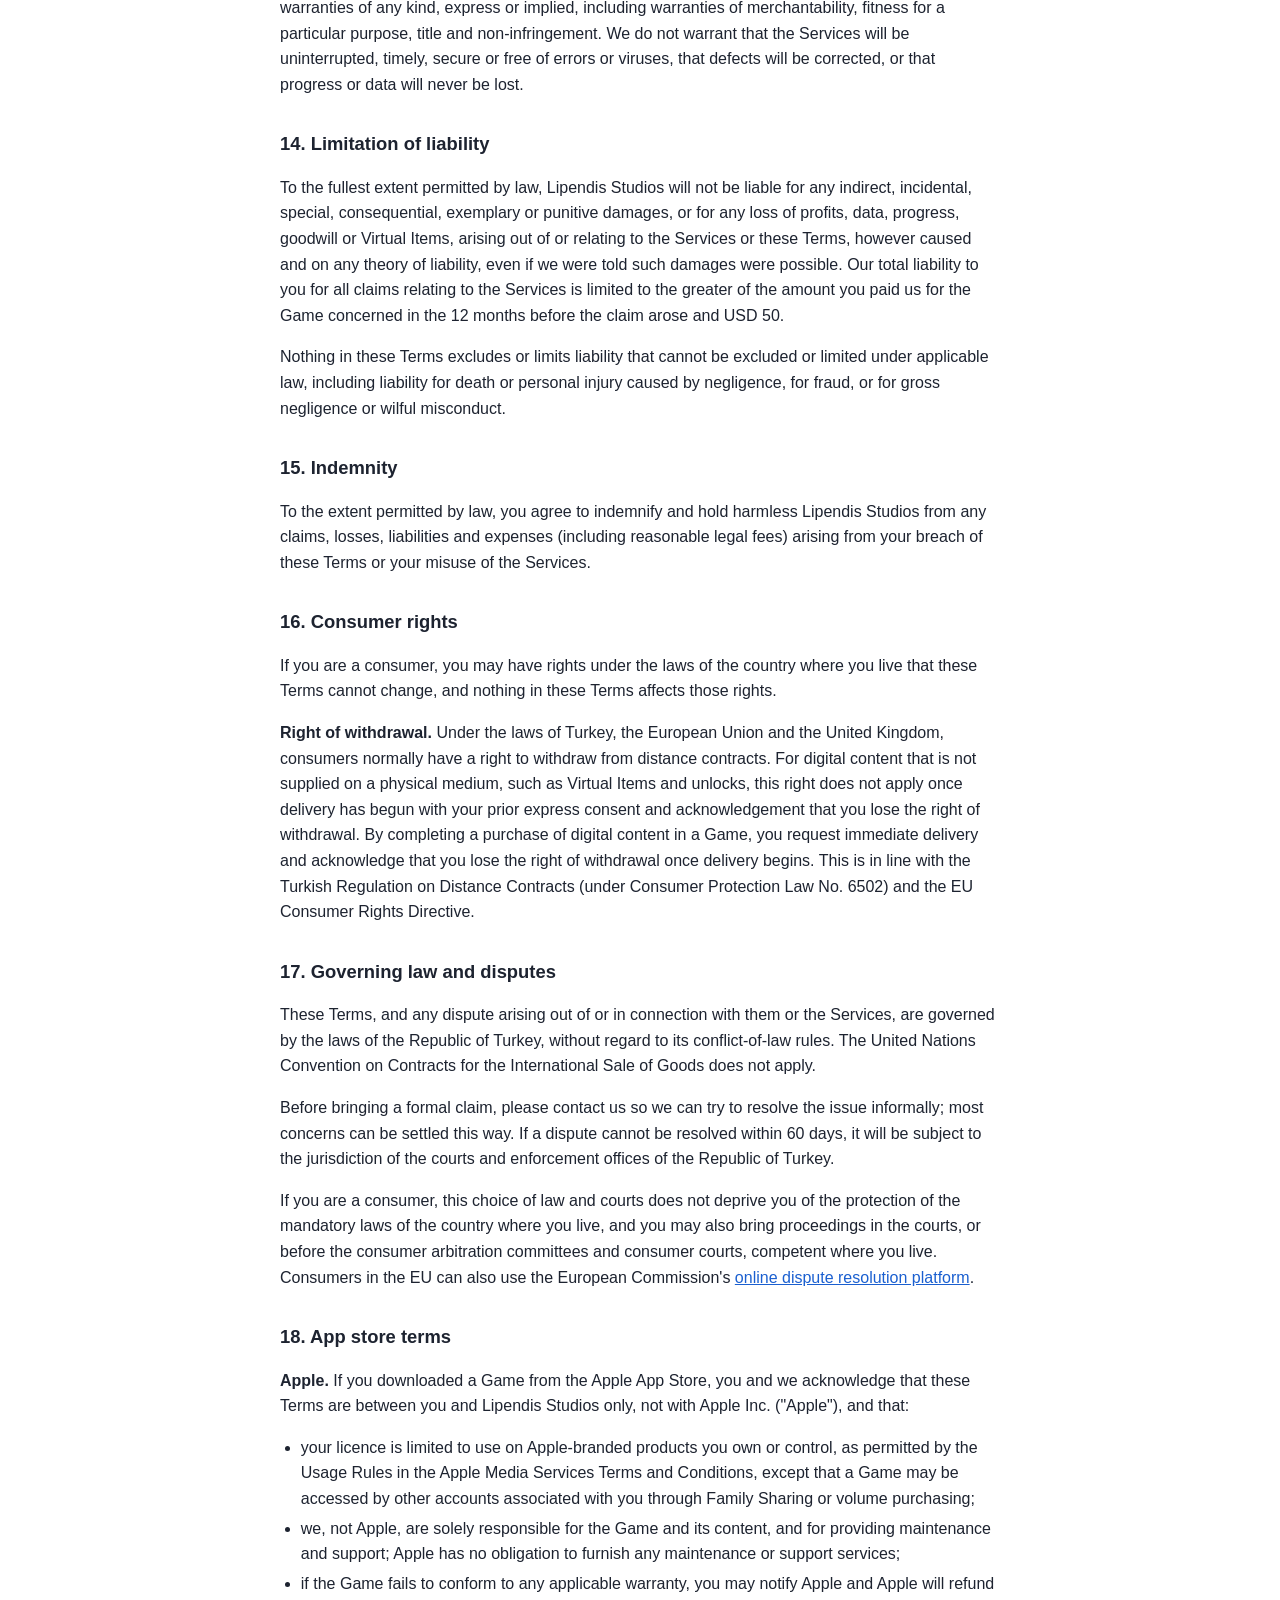
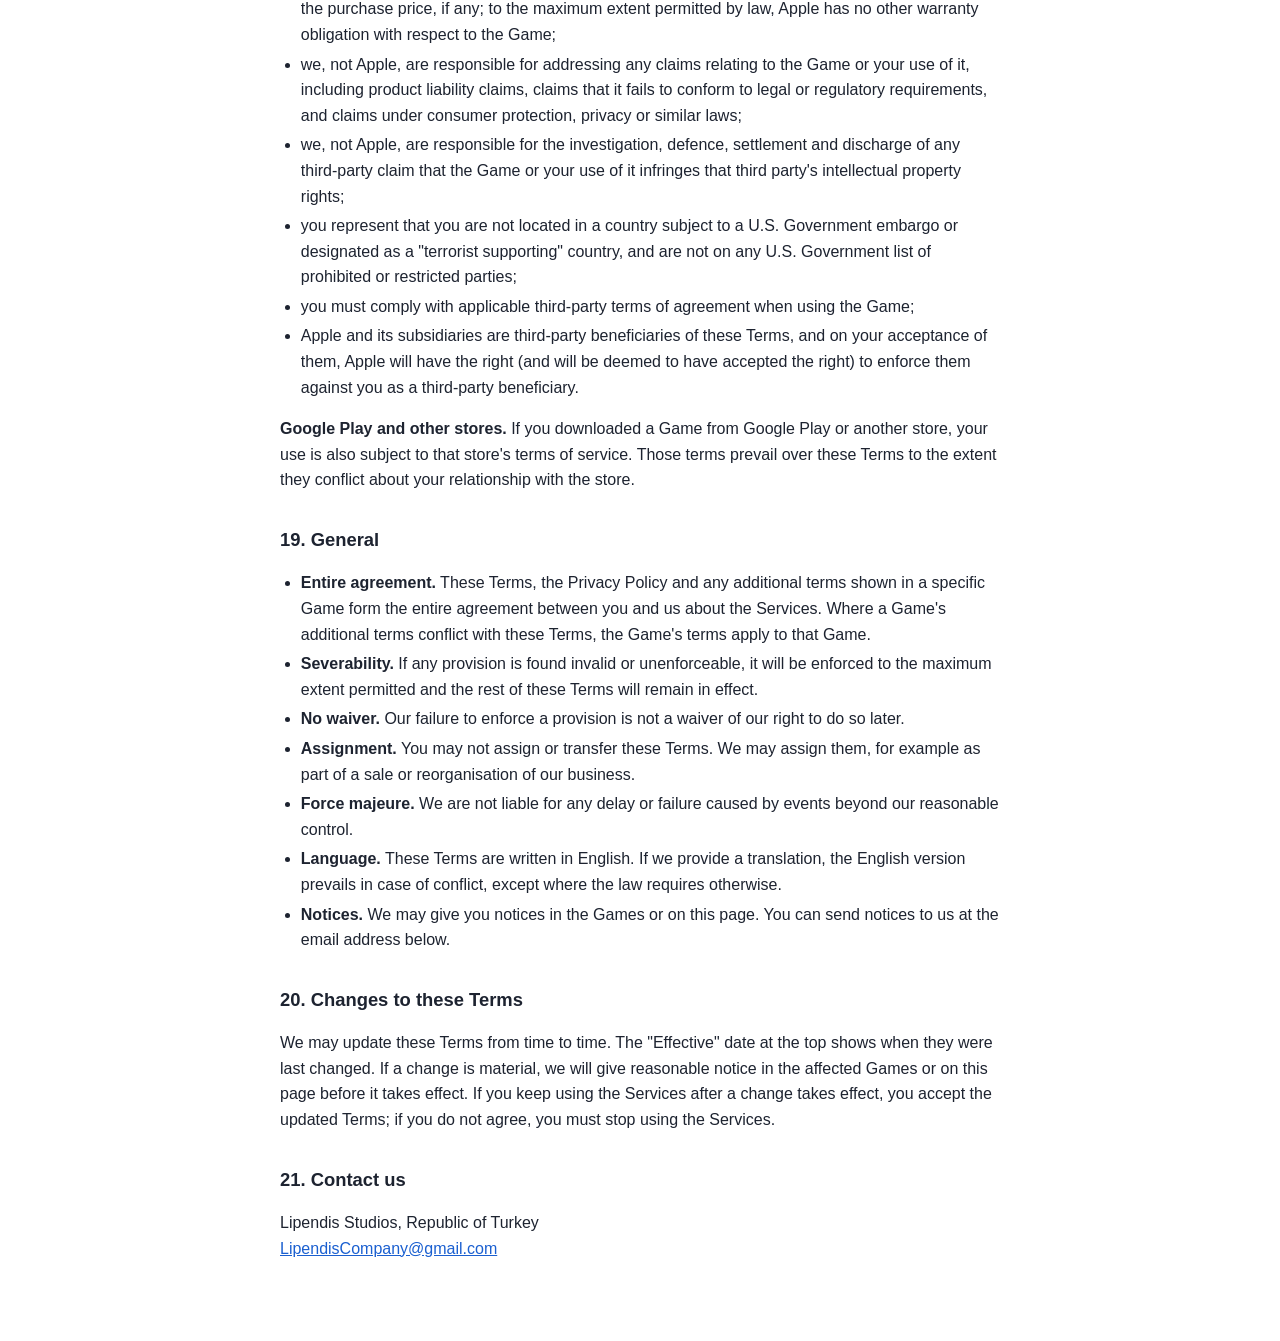
<file: terms.html>
<!doctype html>
<html lang="en">
<head>
<meta charset="utf-8">
<meta name="viewport" content="width=device-width, initial-scale=1">
<title>Lipendis Studios Terms of Service</title>
<link rel="stylesheet" href="style.css">
</head>
<body>
<main>
<h1>Terms of Service</h1>
<p class="meta">Lipendis Studios · Effective November 23, 2026</p>

<p>These Terms of Service ("Terms") are a legal agreement between you and Lipendis Studios ("Lipendis
Studios", "we", "us", "our"), an independent game developer based in the Republic of Turkey. They
govern your use of all of our games and apps on any platform (each a "Game" and together the "Games")
and this website (together with the Games, the "Services"). By downloading, installing, accessing or
playing a Game, you agree to these Terms and to our <a href="privacy.html">Privacy Policy</a>. If you
do not agree, do not use the Services.</p>

<nav class="toc">
<p><strong>Contents</strong></p>
<ol>
<li><a href="#eligibility">Eligibility</a></li>
<li><a href="#licence">Your licence to play</a></li>
<li><a href="#accounts">Accounts and progress</a></li>
<li><a href="#virtual">Virtual currency and items</a></li>
<li><a href="#purchases">Purchases and refunds</a></li>
<li><a href="#ads">Ads and rewards</a></li>
<li><a href="#conduct">Rules of conduct</a></li>
<li><a href="#content">Your content and feedback</a></li>
<li><a href="#ip">Ownership</a></li>
<li><a href="#third">Third-party services</a></li>
<li><a href="#changes-game">Changes to the Games</a></li>
<li><a href="#termination">Suspension and termination</a></li>
<li><a href="#disclaimer">Disclaimer of warranties</a></li>
<li><a href="#liability">Limitation of liability</a></li>
<li><a href="#indemnity">Indemnity</a></li>
<li><a href="#consumer">Consumer rights</a></li>
<li><a href="#law">Governing law and disputes</a></li>
<li><a href="#stores">App store terms</a></li>
<li><a href="#general">General</a></li>
<li><a href="#changes">Changes to these Terms</a></li>
<li><a href="#contact">Contact us</a></li>
</ol>
</nav>

<h2 id="eligibility">1. Eligibility</h2>
<p>You must be at least 13 years old, or the minimum age required in your country, to use the
Services. If you are under the age of legal majority where you live, you may use the Services only with
the involvement and consent of a parent or legal guardian, who agrees to these Terms on your behalf and
is responsible for your use, including any purchases. You may not use the Services if you are barred
from doing so by applicable law.</p>

<h2 id="licence">2. Your licence to play</h2>
<p>Subject to these Terms, we give you a personal, limited, non-exclusive, non-transferable,
non-sublicensable and revocable licence to download, install and play the Games on devices you own or
control, for your own non-commercial entertainment. You may not:</p>
<ul>
<li>copy, sell, rent, lease, lend, distribute, publicly perform or otherwise exploit the Services or any
part of them commercially;</li>
<li>reverse-engineer, decompile, disassemble or modify a Game, or create derivative works, except to the
extent the law expressly allows despite this restriction;</li>
<li>remove or alter any copyright, trademark or other notice;</li>
<li>use the Services in any way that breaks the law or these Terms.</li>
</ul>
<p>Streaming and video content showing our Games is welcome, including monetised videos, as long as it
does not suggest an official connection with us and does not include anything that breaks these
Terms.</p>

<h2 id="accounts">3. Accounts and progress</h2>
<p>Some Games save progress only on your device. In those Games, deleting the Game, clearing its data
or losing or replacing your device will permanently delete your progress and any unspent virtual
currency or items, and we cannot restore them.</p>
<p>Some Games may offer an account, sign-in through a platform (such as Google Play Games or Apple Game
Center) or cloud saves. If so, you are responsible for keeping your login secure and for everything
done through your account, and you must give accurate information. Accounts are personal and may not be
sold, traded, shared or transferred. Tell us promptly if you believe your account has been accessed
without permission.</p>

<h2 id="virtual">4. Virtual currency and items</h2>
<p>The Games may include virtual currency (such as gems or gold), virtual items (such as cards, chests,
characters, upgrades and passes) and other in-game content ("Virtual Items"), which you may earn through
play or obtain with real money.</p>
<ul>
<li>Virtual Items are licensed, not sold. You get a limited, personal, revocable licence to use them in
the Game they belong to. You do not own them, and they have no monetary value outside the Game.</li>
<li>Virtual Items cannot be exchanged for real money, goods or anything of value, and cannot be sold,
traded or transferred to anyone else, except where a Game expressly allows it. Any attempt to do so
outside the Game is void.</li>
<li>Some Virtual Items, such as chests, contain randomly selected rewards. What you receive is
determined by chance at the moment of opening, and the outcome is final once delivered.</li>
<li>We may manage, regulate, change or remove Virtual Items, including their prices, availability,
quantities and effects, for example to balance a Game, without liability to you, except where the law
requires otherwise.</li>
<li>Virtual Items are lost when the Game they belong to is discontinued, when your account is terminated
under these Terms, or as described in <a href="#accounts">section 3</a>.</li>
</ul>

<h2 id="purchases">5. Purchases and refunds</h2>
<ul>
<li>Purchases are made through the app store or platform you downloaded the Game from (for example
Google Play or the Apple App Store) and are subject to that store's terms, payment methods and refund
policies. Prices are shown in the Game and may include taxes as determined by the store.</li>
<li>All purchases are final once the purchased content is delivered, except as required by law or the
store's policies. Refund requests are handled by the store, not by us. If a store refunds a purchase,
we may remove the related Virtual Items or, if they have been used, reduce your balance accordingly.</li>
<li>Permanent purchases (such as passes, ad removal or unlocks) can be restored on another device with
the same store account, using the Game's Restore Purchases option where available. Consumable purchases
(such as currency) cannot be restored once used or lost.</li>
<li>If a Game offers a subscription, it renews automatically at the price shown until you cancel it in
your store account settings at least 24 hours before the end of the current period. Deleting the Game
does not cancel a subscription.</li>
<li>If you are under the age of majority, you must have a parent or guardian's permission before making
a purchase. Parents can restrict purchases in their device or store settings.</li>
<li>If a purchase does not arrive, contact us with the store receipt and we will help.</li>
</ul>

<h2 id="ads">6. Ads and rewards</h2>
<p>Many of our Games are free to play and show ads from third parties, including ads between gameplay
and optional rewarded ads. A reward for watching an ad is granted only when the ad has been completed,
and ads may not always be available. We are not responsible for the content of third-party ads or for
the products and services they advertise; any dealings with advertisers are solely between you and
them. Interfering with ads, or using tools to obtain rewards without watching them, is not allowed.</p>

<h2 id="conduct">7. Rules of conduct</h2>
<p>When using the Services you agree not to:</p>
<ul>
<li>cheat, or use bots, hacks, mods, emulators designed to cheat, or any unauthorised third-party
software that alters a Game or gives an unfair advantage;</li>
<li>exploit bugs or errors instead of reporting them to us;</li>
<li>obtain or attempt to obtain Virtual Items or purchases through unauthorised means, chargebacks made
in bad faith, or fraud;</li>
<li>interfere with or disrupt the Services, their servers or networks, or try to gain unauthorised
access to them or to other players' accounts;</li>
<li>harass, threaten, abuse or impersonate anyone, or post content that is unlawful, hateful, sexually
explicit, defamatory or infringes someone else's rights, in any Game with chat, names or sharing;</li>
<li>use offensive or misleading player names;</li>
<li>use the Services for any commercial purpose, including selling accounts or Virtual Items, or
advertising.</li>
</ul>

<h2 id="content">8. Your content and feedback</h2>
<p>If a Game lets you submit content, such as a player name, messages or creations, you keep any rights
you have in it, but you give us a worldwide, royalty-free, non-exclusive licence to host, use, display
and distribute it for the purpose of operating the Services. You are responsible for your content, and
we may remove any of it at our discretion. If you send us ideas or feedback, you agree we may use them
freely without any obligation to you.</p>

<h2 id="ip">9. Ownership</h2>
<p>The Services and everything in them, including code, art, characters, music, sound, text, designs,
names, logos and Virtual Items, are owned by Lipendis Studios or its licensors and are protected by
copyright, trademark and other laws. Except for the limited licence in these Terms, no rights are
granted to you, and all rights not expressly granted are reserved.</p>

<h2 id="third">10. Third-party services</h2>
<p>The Services rely on third-party software and services, such as app stores, game engines,
advertising networks, analytics and sign-in providers, and may contain links to third-party websites.
Your use of them may be subject to their own terms and privacy policies, and we are not responsible for
them. Certain third-party software components are provided under their own open-source licences.</p>

<h2 id="changes-game">11. Changes to the Games</h2>
<p>We continually update the Games. We may add, change or remove features, content, levels, prices and
balance, may require you to install updates before you can keep playing, and may stop offering or
supporting a Game at any time. Some features need an internet connection, and you are responsible for
any data charges from your mobile carrier. If we discontinue a Game that sold Virtual Items, we will try
to give reasonable advance notice in the Game.</p>

<h2 id="termination">12. Suspension and termination</h2>
<p>You may stop using the Services at any time by deleting the Games. We may suspend or terminate your
access to the Services, an account, or Virtual Items, with or without notice, if you break these Terms,
if required by law, or to protect players or the Services. On termination, your licence ends and you
must stop using the Services; you will not be entitled to a refund for Virtual Items, except where the
law requires. Sections that by their nature should survive termination, including sections 4, 9 and 13
to 19, survive.</p>

<h2 id="disclaimer">13. Disclaimer of warranties</h2>
<p>To the fullest extent permitted by law, the Services are provided "as is" and "as available", without
warranties of any kind, express or implied, including warranties of merchantability, fitness for a
particular purpose, title and non-infringement. We do not warrant that the Services will be
uninterrupted, timely, secure or free of errors or viruses, that defects will be corrected, or that
progress or data will never be lost.</p>

<h2 id="liability">14. Limitation of liability</h2>
<p>To the fullest extent permitted by law, Lipendis Studios will not be liable for any indirect,
incidental, special, consequential, exemplary or punitive damages, or for any loss of profits, data,
progress, goodwill or Virtual Items, arising out of or relating to the Services or these Terms, however
caused and on any theory of liability, even if we were told such damages were possible. Our total
liability to you for all claims relating to the Services is limited to the greater of the amount you
paid us for the Game concerned in the 12 months before the claim arose and USD 50.</p>
<p>Nothing in these Terms excludes or limits liability that cannot be excluded or limited under
applicable law, including liability for death or personal injury caused by negligence, for fraud, or
for gross negligence or wilful misconduct.</p>

<h2 id="indemnity">15. Indemnity</h2>
<p>To the extent permitted by law, you agree to indemnify and hold harmless Lipendis Studios from any
claims, losses, liabilities and expenses (including reasonable legal fees) arising from your breach of
these Terms or your misuse of the Services.</p>

<h2 id="consumer">16. Consumer rights</h2>
<p>If you are a consumer, you may have rights under the laws of the country where you live that these
Terms cannot change, and nothing in these Terms affects those rights.</p>
<p><strong>Right of withdrawal.</strong> Under the laws of Turkey, the European Union and the United
Kingdom, consumers normally have a right to withdraw from distance contracts. For digital content that
is not supplied on a physical medium, such as Virtual Items and unlocks, this right does not apply once
delivery has begun with your prior express consent and acknowledgement that you lose the right of
withdrawal. By completing a purchase of digital content in a Game, you request immediate delivery and
acknowledge that you lose the right of withdrawal once delivery begins. This is in line with the Turkish
Regulation on Distance Contracts (under Consumer Protection Law No. 6502) and the EU Consumer Rights
Directive.</p>

<h2 id="law">17. Governing law and disputes</h2>
<p>These Terms, and any dispute arising out of or in connection with them or the Services, are governed
by the laws of the Republic of Turkey, without regard to its conflict-of-law rules. The United Nations
Convention on Contracts for the International Sale of Goods does not apply.</p>
<p>Before bringing a formal claim, please contact us so we can try to resolve the issue informally;
most concerns can be settled this way. If a dispute cannot be resolved within 60 days, it will be
subject to the jurisdiction of the courts and enforcement offices of the Republic of Turkey.</p>
<p>If you are a consumer, this choice of law and courts does not deprive you of the protection of the
mandatory laws of the country where you live, and you may also bring proceedings in the courts, or
before the consumer arbitration committees and consumer courts, competent where you live. Consumers in
the EU can also use the European Commission's
<a href="https://ec.europa.eu/consumers/odr">online dispute resolution platform</a>.</p>

<h2 id="stores">18. App store terms</h2>
<p><strong>Apple.</strong> If you downloaded a Game from the Apple App Store, you and we acknowledge that
these Terms are between you and Lipendis Studios only, not with Apple Inc. ("Apple"), and that:</p>
<ul>
<li>your licence is limited to use on Apple-branded products you own or control, as permitted by the
Usage Rules in the Apple Media Services Terms and Conditions, except that a Game may be accessed by
other accounts associated with you through Family Sharing or volume purchasing;</li>
<li>we, not Apple, are solely responsible for the Game and its content, and for providing maintenance
and support; Apple has no obligation to furnish any maintenance or support services;</li>
<li>if the Game fails to conform to any applicable warranty, you may notify Apple and Apple will refund
the purchase price, if any; to the maximum extent permitted by law, Apple has no other warranty
obligation with respect to the Game;</li>
<li>we, not Apple, are responsible for addressing any claims relating to the Game or your use of it,
including product liability claims, claims that it fails to conform to legal or regulatory
requirements, and claims under consumer protection, privacy or similar laws;</li>
<li>we, not Apple, are responsible for the investigation, defence, settlement and discharge of any
third-party claim that the Game or your use of it infringes that third party's intellectual property
rights;</li>
<li>you represent that you are not located in a country subject to a U.S. Government embargo or
designated as a "terrorist supporting" country, and are not on any U.S. Government list of prohibited
or restricted parties;</li>
<li>you must comply with applicable third-party terms of agreement when using the Game;</li>
<li>Apple and its subsidiaries are third-party beneficiaries of these Terms, and on your acceptance of
them, Apple will have the right (and will be deemed to have accepted the right) to enforce them against
you as a third-party beneficiary.</li>
</ul>
<p><strong>Google Play and other stores.</strong> If you downloaded a Game from Google Play or another
store, your use is also subject to that store's terms of service. Those terms prevail over these Terms
to the extent they conflict about your relationship with the store.</p>

<h2 id="general">19. General</h2>
<ul>
<li><strong>Entire agreement.</strong> These Terms, the Privacy Policy and any additional terms shown in
a specific Game form the entire agreement between you and us about the Services. Where a Game's
additional terms conflict with these Terms, the Game's terms apply to that Game.</li>
<li><strong>Severability.</strong> If any provision is found invalid or unenforceable, it will be
enforced to the maximum extent permitted and the rest of these Terms will remain in effect.</li>
<li><strong>No waiver.</strong> Our failure to enforce a provision is not a waiver of our right to do so
later.</li>
<li><strong>Assignment.</strong> You may not assign or transfer these Terms. We may assign them, for
example as part of a sale or reorganisation of our business.</li>
<li><strong>Force majeure.</strong> We are not liable for any delay or failure caused by events beyond
our reasonable control.</li>
<li><strong>Language.</strong> These Terms are written in English. If we provide a translation, the
English version prevails in case of conflict, except where the law requires otherwise.</li>
<li><strong>Notices.</strong> We may give you notices in the Games or on this page. You can send notices
to us at the email address below.</li>
</ul>

<h2 id="changes">20. Changes to these Terms</h2>
<p>We may update these Terms from time to time. The "Effective" date at the top shows when they were last
changed. If a change is material, we will give reasonable notice in the affected Games or on this page
before it takes effect. If you keep using the Services after a change takes effect, you accept the
updated Terms; if you do not agree, you must stop using the Services.</p>

<h2 id="contact">21. Contact us</h2>
<p>Lipendis Studios, Republic of Turkey<br>
<a href="mailto:LipendisCompany@gmail.com">LipendisCompany@gmail.com</a></p>
</main>
</body>
</html>
</file>
<file: style.css>
:root {
  --bg: #ffffff;
  --text: #1d2330;
  --muted: #5d6677;
  --link: #1a5fd0;
  --line: #dde1e8;
}

@media (prefers-color-scheme: dark) {
  :root {
    --bg: #14171f;
    --text: #e6e9ef;
    --muted: #9aa3b3;
    --link: #7fb0ff;
    --line: #2c3240;
  }
}

body {
  margin: 0;
  background: var(--bg);
  color: var(--text);
  font: 16px/1.6 -apple-system, BlinkMacSystemFont, "Segoe UI", Roboto, sans-serif;
}

main {
  max-width: 720px;
  margin: 0 auto;
  padding: 32px 16px 64px;
}

h1 { font-size: 1.8em; line-height: 1.25; margin: 0 0 4px; }
h2 { font-size: 1.15em; margin: 32px 0 8px; }
.meta { color: var(--muted); margin: 0 0 24px; }
a { color: var(--link); }
h3 { font-size: 1em; margin: 20px 0 6px; }
ul, ol { padding-left: 1.3em; }
li { margin-bottom: 4px; }

.toc {
  border: 1px solid var(--line);
  border-radius: 8px;
  padding: 4px 16px;
  margin: 24px 0;
}

table {
  width: 100%;
  border-collapse: collapse;
  table-layout: fixed;
  font-size: 0.95em;
}

th, td {
  overflow-wrap: anywhere;
  text-align: left;
  vertical-align: top;
  padding: 8px;
  border-bottom: 1px solid var(--line);
}

td:first-child { width: 30%; font-weight: 600; }
</file>
